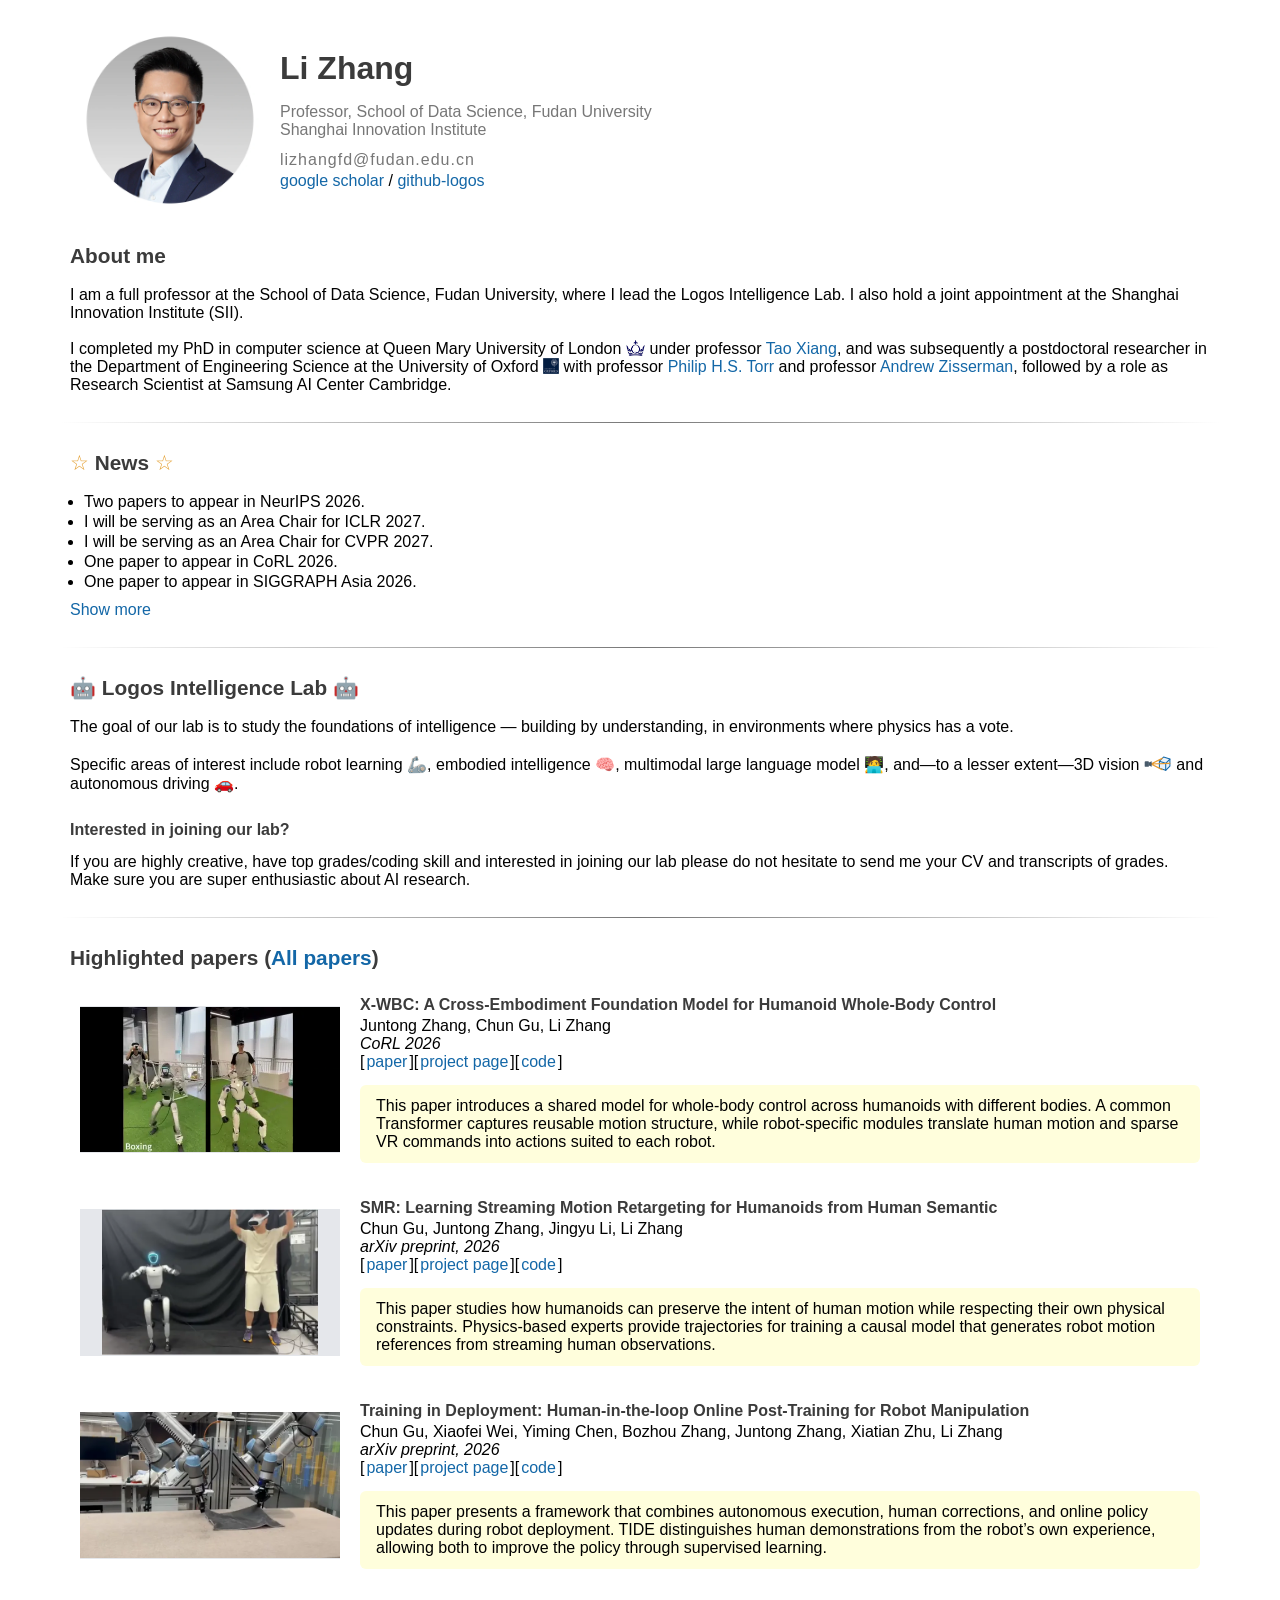
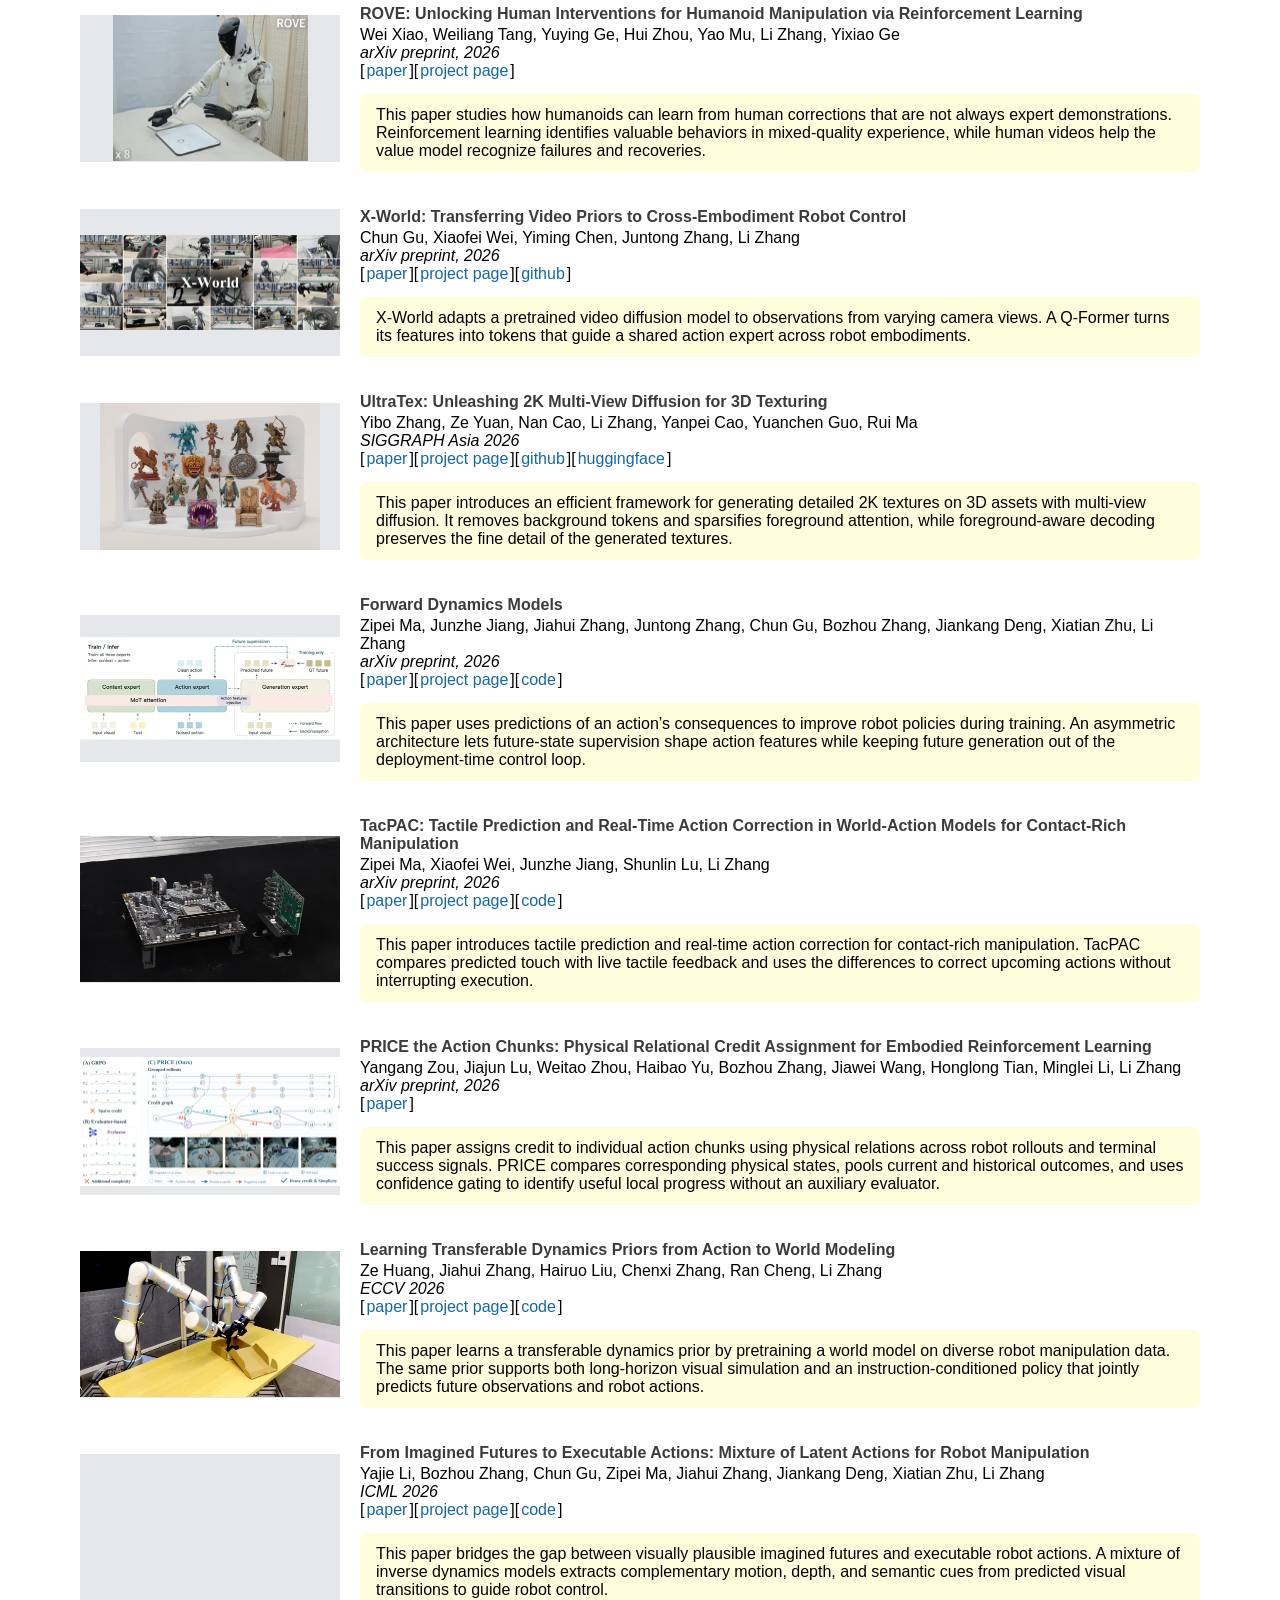
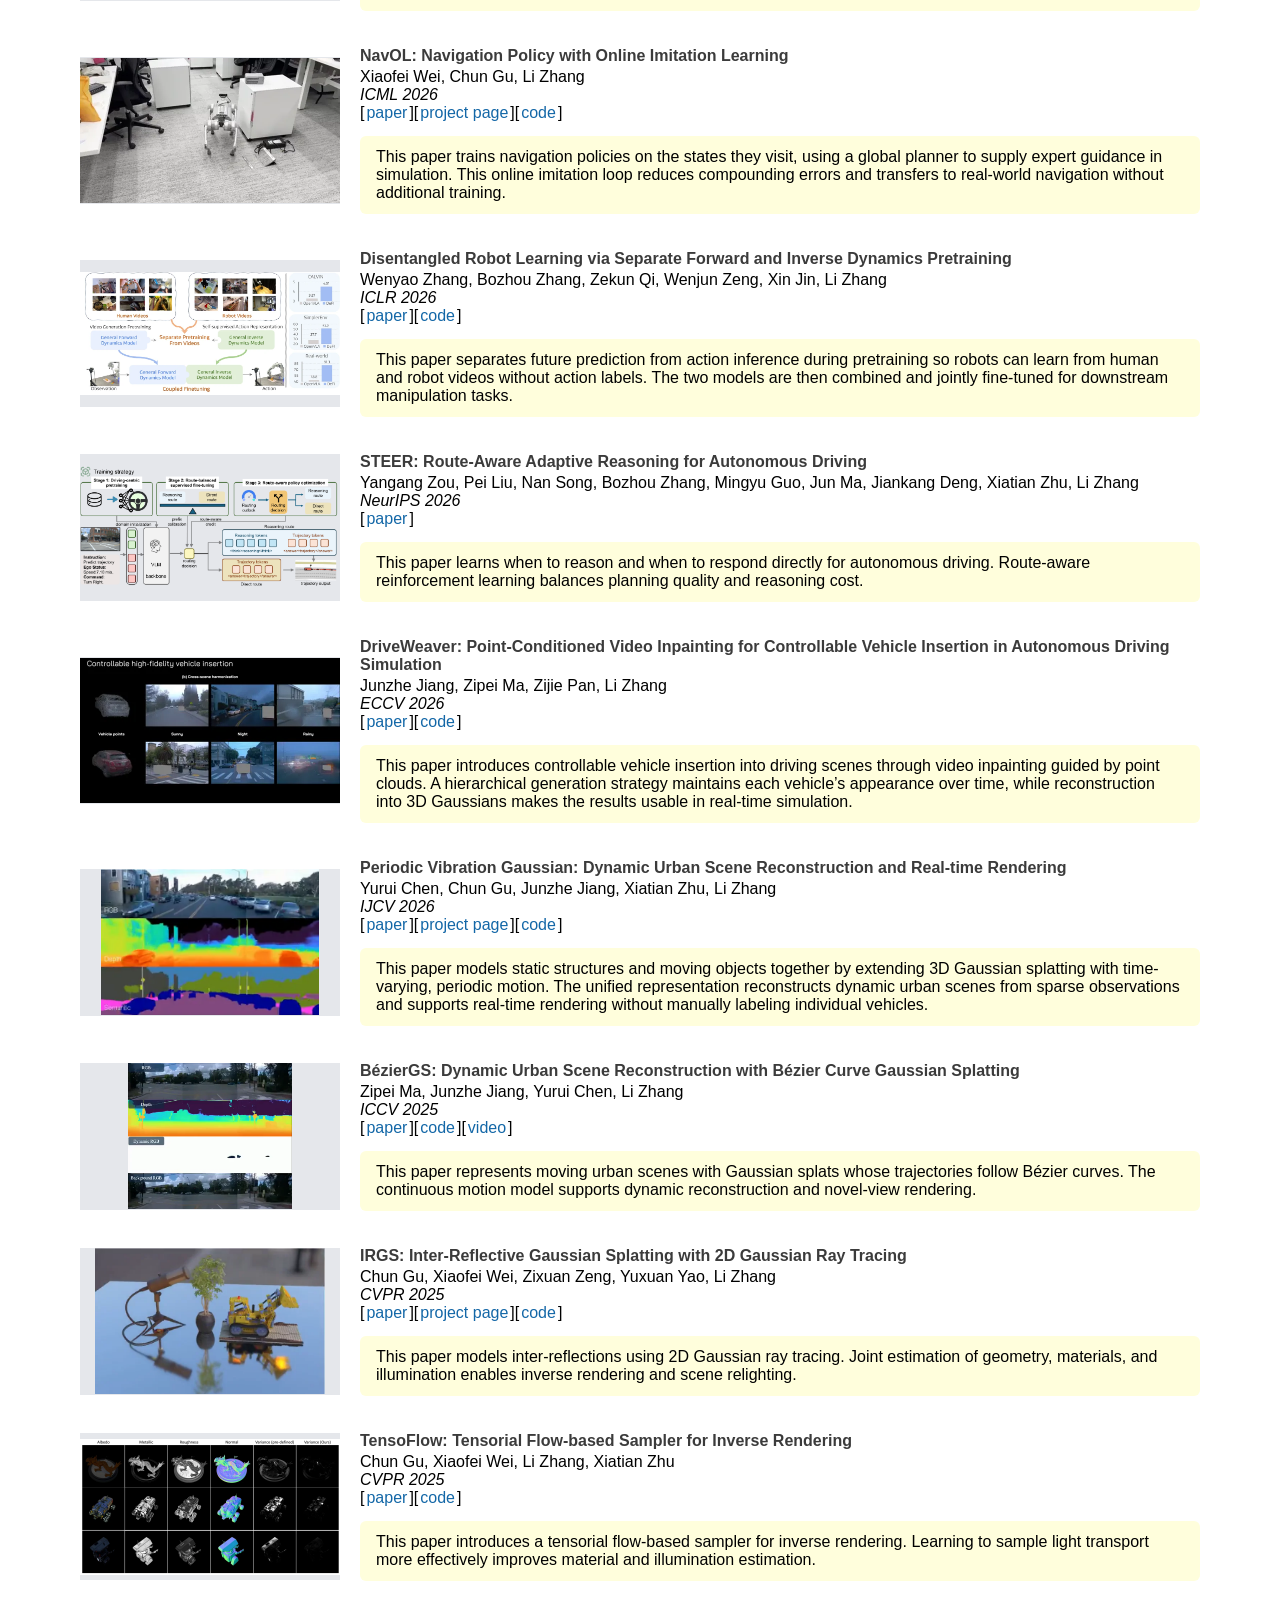
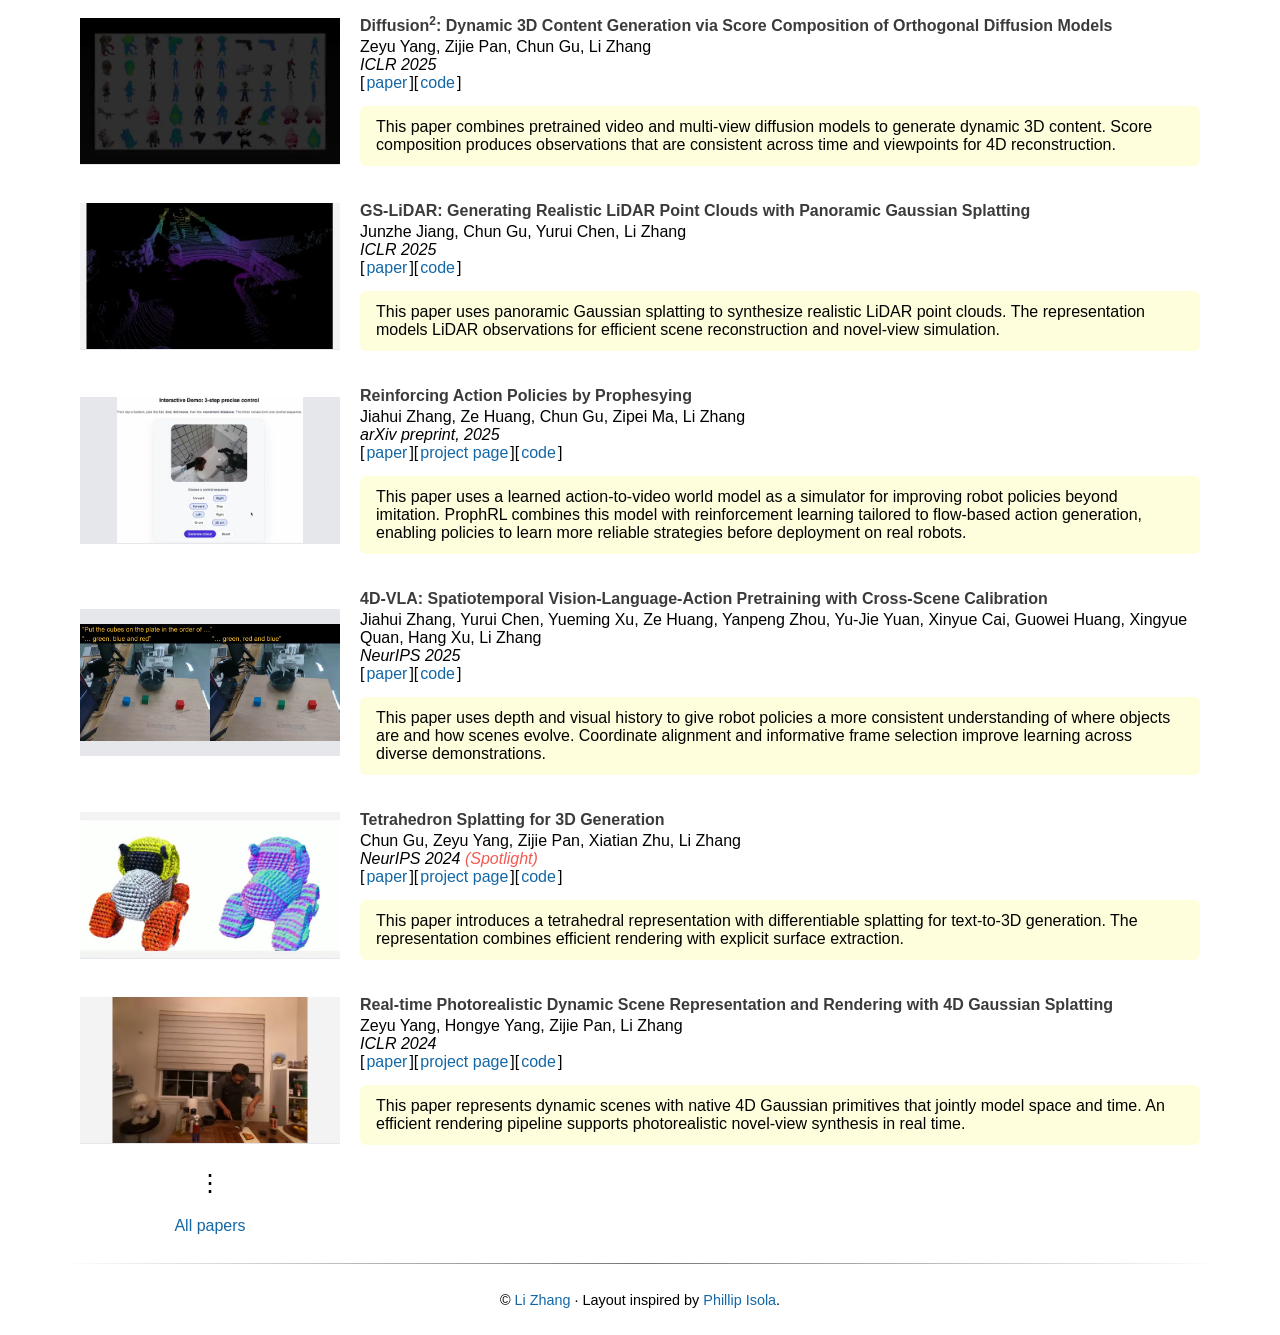
<file: index.html>
<!doctype html>
<html lang="en">
<head>
<meta charset="utf-8"> <meta http-equiv="X-UA-Compatible" content="IE=edge"> <meta name="viewport" content="width=device-width, initial-scale=1.0">
<title> Li Zhang </title>
<meta name="description" content="Li Zhang, Professor at Fudan University and Shanghai Innovation Institute. Research in robotics, physical AI, and embodied intelligence.">
<meta name="HandheldFriendly" content="True">
<meta name="MobileOptimized" content="320">
<link rel="stylesheet" href="css/bootstrap.min.css">
<link rel="stylesheet" href="css/style.css?v=lazy-media-20261123">
<link rel="shortcut icon" type="image/png" href="https://www.campaign.ox.ac.uk/image/oxford-logo.png">
<script src="js/publication-previews.js?v=visible-previews-20261123" defer></script>
</head>

<body>
<main id="home" class="container-fluid homepage">
  <header class="profile" aria-label="Li Zhang's profile">
    <span class="profile-photo">
      <img class="profile-photo-original" src="assets/li-zhang.webp" alt="Li Zhang" width="180" height="180" fetchpriority="high">
      <span class="profile-photo-hover" aria-hidden="true"></span>
    </span>
    <div class="profile-heading">
      <h1>Li Zhang</h1>
      <p class="profile-affiliation">Professor, School of Data Science, Fudan University<br>Shanghai Innovation Institute</p>
      <a class="profile-email" href="mailto:lizhangfd@fudan.edu.cn">lizhangfd@fudan.edu.cn</a>
      <nav class="profile-links" aria-label="Contact and profiles">
        <a href="https://scholar.google.com/citations?user=-wOTCE8AAAAJ&amp;hl=en" target="_blank" rel="noopener noreferrer">google scholar</a> / <a href="https://github.com/LogosIntelligenceLab" target="_blank" rel="noopener noreferrer">github-logos</a>
      </nav>
    </div>
  </header>
  <section class="about" aria-labelledby="about-heading">
    <h2 id="about-heading">About me</h2>
    <p>I am a full professor at the School of Data Science, Fudan University, where I lead the Logos Intelligence Lab. I also hold a joint appointment at the Shanghai Innovation Institute (SII).</p>
    <p>I completed my PhD in computer science at Queen Mary University of London <img class="institution-logo" src="assets/institutions/qmul-logo-cropped.svg" alt="Queen Mary University of London logo" width="19" height="16"> under professor <a href="https://scholar.google.com/citations?user=MeS5d4gAAAAJ&hl=en" target="_blank" rel="noopener noreferrer">Tao Xiang</a>, and was subsequently a postdoctoral researcher in the Department of Engineering Science at the University of Oxford <img class="institution-logo" src="assets/institutions/oxford-logo.png" alt="University of Oxford logo" width="16" height="16"> with professor <a href="https://scholar.google.com/citations?user=kPxa2w0AAAAJ&hl=en" target="_blank" rel="noopener noreferrer">Philip H.S. Torr</a> and professor <a href="https://scholar.google.com/citations?user=UZ5wscMAAAAJ&hl=en" target="_blank" rel="noopener noreferrer">Andrew Zisserman</a>, followed by a role as Research Scientist at Samsung AI Center Cambridge.</p>
  </section>
  <hr>
  <section class="news" aria-labelledby="news-heading">
    <h2 id="news-heading"><span aria-hidden="true">☆</span> News <span aria-hidden="true">☆</span></h2>
    <ul class="news-list">
      <li>Two papers to appear in NeurIPS 2026.</li>
      <li>I will be serving as an Area Chair for ICLR 2027.</li>
      <li>I will be serving as an Area Chair for CVPR 2027.</li>
      <li>One paper to appear in CoRL 2026.</li>
      <li>One paper to appear in SIGGRAPH Asia 2026.</li>
    </ul>
    <details class="news-more" id="news-more">
      <summary><span class="when-closed">Show more</span><span class="when-open">Show less</span></summary>
      <ul class="news-list">
      <li>I will be serving as a Senior Program Committee for AAAI 2027.</li>
      <li>I will be serving as an Area Chair for WACV 2026.</li>
      <li>Five papers to appear in ECCV 2026.</li>
      <li>Two papers to appear in ICML 2026.</li>
      <li>Two papers to appear in CVPR 2026.</li>
      <li>Three papers to appear in ICRA 2026.</li>
      <li>Three papers to appear in ICLR 2026.</li>
      <li>Two papers <a href="https://github.com/LogosIntelligenceLab/PVG" target="_blank" rel="noopener noreferrer">PVG</a> and <a href="https://github.com/LogosIntelligenceLab/PARTNER" target="_blank" rel="noopener noreferrer">PARTNER</a> are accepted by IJCV.</li>
      <li>I will be serving as an Area Chair for ECCV 2026.</li>
      <li>Our work <a href="https://github.com/LogosIntelligenceLab/Efficient4D" target="_blank" rel="noopener noreferrer">Efficient4D</a> is accepted by IJCV.</li>
      <li>One paper to appear in AAAI 2026.</li>
      <li>Our work <a href="https://brain-3d.github.io/" target="_blank" rel="noopener noreferrer">Brain3D</a> is accepted by IJCV.</li>
      <li>Five papers to appear in NeurIPS 2025.</li>
      <li>Our work <a href="https://github.com/LogosIntelligenceLab/RoadNet" target="_blank" rel="noopener noreferrer">RoadNetTransformer</a> is accepted by TPAMI.</li>
      <li>I will be serving as an Area Chair for CVPR 2026.</li>
      </ul>
    </details>
<!-- <li> Promoted to Full Professor in December 2024.</li>  -->
<!-- <li> One paper to appear in ACM MM 2025.</li>
<li> Two papers to appear in ICCV 2025.</li>
<li> One paper to appear in ACL 2025.</li>
<li> Our work <a href="https://github.com/LogosIntelligenceLab/DeepInteraction" target="_blank" rel="noopener noreferrer">DeepInteraction++</a> is accepted by TPAMI.
<li> Elsevier Highly Cited Chinese Researchers.</li>
<li> Our work <a href="https://arxiv.org/abs/2404.14671" target="_blank" rel="noopener noreferrer">LaneCorrect</a> is accepted by IJCV.
<li> Five papers to appear in CVPR 2025.</li>
<li> Our work <a href="https://github.com/LogosIntelligenceLab/PDS" target="_blank" rel="noopener noreferrer">PDS</a> is accepted by IJCV.
<li> I will be serving as an Area Chair for <a href="https://neurips.cc/" target="_blank" rel="noopener noreferrer">NeurIPS 2025</a>.</li>
<li> Our work on autonomous driving simulation <a href="https://logosintelligencelab.github.io/S-NeRF/" target="_blank" rel="noopener noreferrer">S-NeRF++</a> is accepted by IEEE TPAMI.</li>
<li> Four papers to appear in ICLR 2025.</li>
<li> Our work <a href="https://arxiv.org/abs/2301.13156" target="_blank" rel="noopener noreferrer">SeaFormer++</a> is accepted by IJCV.
<li> One paper to appear in ICASSP 2025.</li>
<li> Five papers (2 Spotlights and 3 Posters) to appear in NeurIPS 2024.</li>
<li> I will be serving as an Area Chair for <a href="https://cvpr.thecvf.com" target="_blank" rel="noopener noreferrer">CVPR 2025</a>.</li>  -->
<!-- <li> Three papers to appear in ECCV 2024.</li>
<li> Our work <a href="https://github.com/LogosIntelligenceLab/SETR" target="_bla nk">SETR</a> is accepted by IJCV.</li>
<li> One paper to appear in IROS 2024 as oral presentation. </li>
<li> Two papers are accepted by IEEE RAL. </li>
<li> I will be serving as an Area Chair for <a href="https://nips.cc/" target="_blank" rel="noopener noreferrer">NeurIPS 2024</a>.</li>
<li> Our work <a href="https://github.com/LogosIntelligenceLab/SOFT" target="_blank" rel="noopener noreferrer">SOFT</a> is accepted by IJCV.</li>
<li> Three papers to appear in ICLR 2024.</li>
<li> Appointed as Associate Editor (AE) for Pattern Recognition.</li>
<li> Two papers (1 Oral and 1 Poster) to appear in AAAI 2024.</li> 	 -->
<!-- <li> Two papers (1 Oral and 1 Poster) to appear in ICCV 2023.</li>
<li> I will be serving as an Area Chair for <a href="https://cvpr.thecvf.com/Conferences/2024" target="_blank" rel="noopener noreferrer">CVPR 2024</a>.</li>
<li> One paper to appear in IROS 2023.</li>
<li> One paper is accepted by Machine Vision and Applications.</li>
<li> I will be serving as an Area Chair for <a href="https://nips.cc/" target="_blank" rel="noopener noreferrer">NeurIPS 2023</a>.</li>
<li> Two papers (1 Highlight and 1 Poster) to appear in CVPR 2023.</li>
<li> Two papers to appear in ICLR 2023.</li>
<li> <font color="#FF0000">Call for papers!</font> We are orgnising a <a href="https://e2ead.github.io/2023.html" target="_blank" rel="noopener noreferrer">CVPR 2023 workshop</a> on End-to-End Autonomous Driving: Perception, Prediction, Planning and Simulation.</li>
<li> One paper (Oral) to appear in AAAI 2023.</li>
<li> I will be serving as an Area Chair for <a href="https://cvpr2023.thecvf.com" target="_blank" rel="noopener noreferrer">CVPR 2023</a>.</li>
<li> I will be talking at <a href="https://ccai.caai.cn/#guest" target="_blank" rel="noopener noreferrer">CCAI</a> 2022 and <a href="http://www.prcv.cn/web/#/home" target="_blank" rel="noopener noreferrer">PRCV</a> 2022.</li>
<li> One paper (Spotlight) to appear in NeurIPS 2022.</li>
<li> Our work <a href="https://github.com/LogosIntelligenceLab/DGMN2" target="_blank" rel="noopener noreferrer">DGMN</a> is accepted by IEEE TPAMI.</li>
<li> Four papers to appear in ECCV 2022.</li>
<li> Our DeepInteraction is ranked 1st at the <span class="distinction">nuScenes 3D detection</span> <a href="https://nuscenes.org/object-detection?externalData=all&mapData=all&modalities=Any" target="_blank" rel="noopener noreferrer">leaderboard</a>.</li>
<li> Our work SiamMask is accepted by IEEE TPAMI.</li>
<li> One paper to appear in CVPR 2022.</li>
<li> Our work <a href="https://logosintelligencelab.github.io/SETR/" target="_blank" rel="noopener noreferrer">SETR</a> is ranked second at the <a href="https://resources.paperdigest.org/2022/02/most-influential-cvpr-papers-2022-02/" target="_blank" rel="noopener noreferrer">most influential CVPR papers</a>.</li>
<li> Two papers (1 Spotlight and 1 Poster) to appear in NeurIPS 2021.</li>  -->
<!-- <li> Three papers to appear in ICCV 2021.</li>
<li> Two papers are accepted by IEEE TIP.</li>
<li> One paper is accepted by IEEE TPAMI.</li>
<li> Elected to the <span class="distinction">Shanghai Science & Technology 35 Under 35</span>.</li>
<li> Four papers to appear in CVPR 2021.</li>  -->
<!-- <li> Rank 1st on the test set of <a href="http://sceneparsing.csail.mit.edu/eval/leaderboard.php" target="_blank" rel="noopener noreferrer">MIT Scene Parsing Benchmark ADE20K</a>.</li>
<li> One paper to appear in AAAI 2021.</li>
<li> Two papers (1 Oral and 1 Poster) to appear in ACCV 2020.</li>
<li> One paper to appear in ACM MM 2020.</li>
<li> Three papers (1 Spotlight and 2 Posters) to appear in ECCV 2020.</li>
<li> Our team (SAIC, Cambridge) win 3rd (Seen) and 6th (Unseen) in <a href="https://epic-kitchens.github.io/2020-55.html#results" target="_blank" rel="noopener noreferrer">EPIC-Kitchens challenges 2020</a>.</li>
<li> Four papers (1 Oral and 3 Posters) to appear in CVPR 2020.</li>  -->
  </section>
  <hr>
  <section class="research-group" id="ResearchGroup" aria-labelledby="group-heading">
    <h2 id="group-heading"><span aria-hidden="true">🤖</span> Logos Intelligence Lab <span aria-hidden="true">🤖</span></h2>
    <p>The goal of our lab is to study the foundations of intelligence — building by understanding, in environments where physics has a vote.</p>
    <p>Specific areas of interest include <span class="interest-topic">robot learning <span aria-hidden="true">🦾</span></span>, embodied <span class="interest-topic">intelligence <span aria-hidden="true">🧠</span></span>, <span class="interest-topic">multimodal large language model <span aria-hidden="true">🧑‍💻</span></span>, and—to a lesser extent—<span class="interest-topic">3D vision <img class="interest-nerf" src="assets/nerf-rays.svg" alt="" aria-hidden="true" width="28" height="20"></span> and <span class="interest-topic">autonomous driving <span aria-hidden="true">🚗</span></span>.</p>
    <div class="join-group" aria-labelledby="join-heading">
      <h3 id="join-heading">Interested in joining our lab?</h3>
      <p>If you are highly creative, have top grades/coding skill and interested in joining our lab please do not hesitate to send me your CV and transcripts of grades.<br>
      Make sure you are super enthusiastic about AI research.</p>
    </div>
  </section>
  <hr>
  <section class="selected-publications" aria-labelledby="publications">
    <div class="section-heading">
      <h2 id="publications">Highlighted papers <span class="all-papers">(<a class="full-list-link" href="publications.html">All papers</a>)</span></h2>
    </div>
    <article class="publication" id="x-wbc">
      <a class="publication-preview" href="https://logosintelligencelab.github.io/x-wbc/" target="_blank" rel="noopener noreferrer" aria-label="View X-WBC: A Cross-Embodiment Foundation Model for Humanoid Whole-Body Control">
        <video class="publication-image" width="260" height="146" muted loop playsinline preload="none" data-poster="assets/publications/x-wbc-poster.webp" aria-label="X-WBC humanoid boxing and football demo">
          <source data-src="assets/publications/x-wbc-preview-10s.mp4" type="video/mp4">
        </video>
        <noscript><img class="publication-image" src="assets/publications/x-wbc-poster.webp" alt="" width="260" height="146" loading="lazy"></noscript>
      </a>
      <div class="publication-details">
        <h3><a href="https://logosintelligencelab.github.io/x-wbc/" target="_blank" rel="noopener noreferrer">X-WBC: A Cross-Embodiment Foundation Model for Humanoid Whole-Body Control</a></h3>
        <p class="publication-authors">Juntong Zhang, Chun Gu, Li Zhang</p>
        <p class="publication-venue">CoRL 2026</p>
        <p class="publication-links">[<a href="https://arxiv.org/abs/2609.15213" target="_blank" rel="noopener noreferrer">paper</a>][<a href="https://logosintelligencelab.github.io/x-wbc/" target="_blank" rel="noopener noreferrer">project page</a>][<a href="https://github.com/LogosIntelligenceLab/x-wbc" target="_blank" rel="noopener noreferrer">code</a>]</p>
        <p class="publication-summary">This paper introduces a shared model for whole-body control across humanoids with different bodies. A common Transformer captures reusable motion structure, while robot-specific modules translate human motion and sparse VR commands into actions suited to each robot.</p>
      </div>
    </article>
    <article class="publication" id="smr">
      <div class="publication-preview publication-video">
        <a class="publication-media-link" href="https://logosintelligencelab.github.io/SMR/" target="_blank" rel="noopener noreferrer" aria-label="View SMR: Learning Streaming Motion Retargeting for Humanoids from Human Semantic">
          <video class="publication-image" width="260" height="146" muted loop playsinline preload="none" data-poster="assets/publications/smr-poster.webp" aria-label="SMR: Learning Streaming Motion Retargeting for Humanoids from Human Semantic">
            <source data-src="assets/publications/smr-preview-9s.mp4" type="video/mp4">
          </video>
        <noscript><img class="publication-image" src="assets/publications/smr-poster.webp" alt="" width="260" height="146" loading="lazy"></noscript>
        </a>
      </div>
      <div class="publication-details">
        <h3><a href="https://logosintelligencelab.github.io/SMR/" target="_blank" rel="noopener noreferrer">SMR: Learning Streaming Motion Retargeting for Humanoids from Human Semantic</a></h3>
        <p class="publication-authors">Chun Gu, Juntong Zhang, Jingyu Li, Li Zhang</p>
        <p class="publication-venue">arXiv preprint, 2026</p>
        <p class="publication-links">[<a href="https://arxiv.org/abs/2610.29169" target="_blank" rel="noopener noreferrer">paper</a>][<a href="https://logosintelligencelab.github.io/SMR/" target="_blank" rel="noopener noreferrer">project page</a>][<a href="https://github.com/LogosIntelligenceLab/SMR" target="_blank" rel="noopener noreferrer">code</a>]</p>
        <p class="publication-summary">This paper studies how humanoids can preserve the intent of human motion while respecting their own physical constraints. Physics-based experts provide trajectories for training a causal model that generates robot motion references from streaming human observations.</p>
      </div>
    </article>
    <article class="publication" id="tide">
      <a class="publication-preview" href="https://logosintelligencelab.github.io/TIDE/" target="_blank" rel="noopener noreferrer" aria-label="View Training in Deployment: Human-in-the-loop Online Post-Training for Robot Manipulation">
        <video class="publication-image" width="260" height="146" muted loop playsinline preload="none" data-poster="assets/publications/tide-poster.webp" aria-label="TIDE — homepage towel-folding demonstration">
          <source data-src="assets/publications/tide-preview-8s.mp4" type="video/mp4">
        </video>
        <noscript><img class="publication-image" src="assets/publications/tide-poster.webp" alt="" width="260" height="146" loading="lazy"></noscript>
      </a>
      <div class="publication-details">
        <h3><a href="https://logosintelligencelab.github.io/TIDE/" target="_blank" rel="noopener noreferrer">Training in Deployment: Human-in-the-loop Online Post-Training for Robot Manipulation</a></h3>
        <p class="publication-authors">Chun Gu, Xiaofei Wei, Yiming Chen, Bozhou Zhang, Juntong Zhang, Xiatian Zhu, Li Zhang</p>
        <p class="publication-venue">arXiv preprint, 2026</p>
        <p class="publication-links">[<a href="https://logosintelligencelab.github.io/TIDE/static/papers/TIDE.pdf" target="_blank" rel="noopener noreferrer">paper</a>][<a href="https://logosintelligencelab.github.io/TIDE/" target="_blank" rel="noopener noreferrer">project page</a>][<a href="https://github.com/LogosIntelligenceLab/TIDE" target="_blank" rel="noopener noreferrer">code</a>]</p>
        <p class="publication-summary">This paper presents a framework that combines autonomous execution, human corrections, and online policy updates during robot deployment. TIDE distinguishes human demonstrations from the robot’s own experience, allowing both to improve the policy through supervised learning.</p>
      </div>
    </article>
    <article class="publication" id="rove">
      <div class="publication-preview publication-video">
        <a class="publication-media-link" href="https://xpeng-robotics.github.io/rove/" target="_blank" rel="noopener noreferrer" aria-label="View ROVE: Unlocking Human Interventions for Humanoid Manipulation via Reinforcement Learning">
          <video class="publication-image" width="260" height="146" muted loop playsinline preload="none" data-poster="assets/publications/rove-poster.webp" aria-label="ROVE: Unlocking Human Interventions for Humanoid Manipulation via Reinforcement Learning">
            <source data-src="assets/publications/rove-preview-8s.mp4" type="video/mp4">
          </video>
        <noscript><img class="publication-image" src="assets/publications/rove-poster.webp" alt="" width="260" height="146" loading="lazy"></noscript>
        </a>
      </div>
      <div class="publication-details">
        <h3><a href="https://xpeng-robotics.github.io/rove/" target="_blank" rel="noopener noreferrer">ROVE: Unlocking Human Interventions for Humanoid Manipulation via Reinforcement Learning</a></h3>
        <p class="publication-authors">Wei Xiao, Weiliang Tang, Yuying Ge, Hui Zhou, Yao Mu, Li Zhang, Yixiao Ge</p>
        <p class="publication-venue">arXiv preprint, 2026</p>
        <p class="publication-links">[<a href="https://arxiv.org/abs/2606.17011" target="_blank" rel="noopener noreferrer">paper</a>][<a href="https://xpeng-robotics.github.io/rove/" target="_blank" rel="noopener noreferrer">project page</a>]</p>
        <p class="publication-summary">This paper studies how humanoids can learn from human corrections that are not always expert demonstrations. Reinforcement learning identifies valuable behaviors in mixed-quality experience, while human videos help the value model recognize failures and recoveries.</p>
      </div>
    </article>
    <article class="publication" id="x-world">
      <a class="publication-preview" href="https://logosintelligencelab.github.io/X-World/" target="_blank" rel="noopener noreferrer" aria-label="View X-World project page"><img class="publication-image" src="assets/publications/x-world-teaser.webp" alt="X-World teaser showing manipulation tasks on two dual-arm UR5e setups and a Unitree G1 humanoid" width="1040" height="382" loading="lazy"></a>
      <div class="publication-details">
        <h3><a href="https://logosintelligencelab.github.io/X-World/" target="_blank" rel="noopener noreferrer">X-World: Transferring Video Priors to Cross-Embodiment Robot Control</a></h3>
        <p class="publication-authors">Chun Gu, Xiaofei Wei, Yiming Chen, Juntong Zhang, Li Zhang</p>
        <p class="publication-venue">arXiv preprint, 2026</p>
        <p class="publication-links">[<a href="https://arxiv.org/abs/2611.33914" target="_blank" rel="noopener noreferrer">paper</a>][<a href="https://logosintelligencelab.github.io/X-World/" target="_blank" rel="noopener noreferrer">project page</a>][<a href="https://github.com/LogosIntelligenceLab/X-World" target="_blank" rel="noopener noreferrer">github</a>]</p>
        <p class="publication-summary">X-World adapts a pretrained video diffusion model to observations from varying camera views. A Q-Former turns its features into tokens that guide a shared action expert across robot embodiments.</p>
      </div>
    </article>
    <article class="publication" id="ultratex">
      <a class="publication-preview" href="https://yiboz2001.github.io/UltraTex/" target="_blank" rel="noopener noreferrer" aria-label="View UltraTex: Unleashing 2K Multi-View Diffusion for 3D Texturing"><img class="publication-image" src="assets/publications/ultratex.webp" alt="Gallery of 3D assets textured by UltraTex" width="260" height="146" loading="lazy"></a>
      <div class="publication-details">
        <h3><a href="https://yiboz2001.github.io/UltraTex/" target="_blank" rel="noopener noreferrer">UltraTex: Unleashing 2K Multi-View Diffusion for 3D Texturing</a></h3>
        <p class="publication-authors">Yibo Zhang, Ze Yuan, Nan Cao, Li Zhang, Yanpei Cao, Yuanchen Guo, Rui Ma</p>
        <p class="publication-venue">SIGGRAPH Asia 2026</p>
        <p class="publication-links">[<a href="https://arxiv.org/abs/2609.23169" target="_blank" rel="noopener noreferrer">paper</a>][<a href="https://yiboz2001.github.io/UltraTex/" target="_blank" rel="noopener noreferrer">project page</a>][<a href="https://github.com/yiboz2001/UltraTex" target="_blank" rel="noopener noreferrer">github</a>][<a href="https://huggingface.co/datasets/YiboZhang2001/G-buffer-TexVerse" target="_blank" rel="noopener noreferrer">huggingface</a>]</p>
        <p class="publication-summary">This paper introduces an efficient framework for generating detailed 2K textures on 3D assets with multi-view diffusion. It removes background tokens and sparsifies foreground attention, while foreground-aware decoding preserves the fine detail of the generated textures.</p>
      </div>
    </article>
    <article class="publication" id="fdm">
      <a class="publication-preview" href="https://logosintelligencelab.github.io/FDM/#pipeline-detail" target="_blank" rel="noopener noreferrer" aria-label="View FDM pipeline animation and four-policy drawer-packing comparison">
        <video class="publication-image" width="1280" height="720" muted loop playsinline preload="none" data-poster="assets/publications/fdm-poster.webp" aria-label="Animated FDM MoT pipeline followed by drawer packing comparison: FDM w/ VLM (Ours), FDM w/ VGM (Ours), pi 0.5, and FastWAM-Joint">
          <source data-src="assets/publications/fdm-overview-comparison.mp4" type="video/mp4">
        </video>
        <noscript><img class="publication-image" src="assets/publications/fdm-poster.webp" alt="" width="1280" height="720" loading="lazy"></noscript>
      </a>
      <div class="publication-details">
        <h3><a href="https://logosintelligencelab.github.io/FDM/" target="_blank" rel="noopener noreferrer">Forward Dynamics Models</a></h3>
        <p class="publication-authors">Zipei Ma, Junzhe Jiang, Jiahui Zhang, Juntong Zhang, Chun Gu, Bozhou Zhang, Jiankang Deng, Xiatian Zhu, Li Zhang</p>
        <p class="publication-venue">arXiv preprint, 2026</p>
        <p class="publication-links">[<a href="https://arxiv.org/abs/2610.13117" target="_blank" rel="noopener noreferrer">paper</a>][<a href="https://logosintelligencelab.github.io/FDM/" target="_blank" rel="noopener noreferrer">project page</a>][<a href="https://github.com/LogosIntelligenceLab/FDM" target="_blank" rel="noopener noreferrer">code</a>]</p>
        <p class="publication-summary">This paper uses predictions of an action’s consequences to improve robot policies during training. An asymmetric architecture lets future-state supervision shape action features while keeping future generation out of the deployment-time control loop.</p>
      </div>
    </article>
    <article class="publication" id="tacpac">
      <div class="publication-preview publication-video">
        <a class="publication-media-link" href="https://logosintelligencelab.github.io/TacPAC/" target="_blank" rel="noopener noreferrer" aria-label="View TacPAC: Tactile Prediction and Real-Time Action Correction in World-Action Models for Contact-Rich Manipulation">
          <video class="publication-image" width="260" height="146" muted loop playsinline preload="none" data-poster="assets/publications/tacpac-poster.webp" aria-label="TacPAC — complete expansion-card insertion task, from grasping to insertion and release">
            <source data-src="assets/publications/tacpac-complete-task.mp4" type="video/mp4">
          </video>
          <noscript><img class="publication-image" src="assets/publications/tacpac-poster.webp" alt="" width="260" height="146" loading="lazy"></noscript>
        </a>
      </div>
      <div class="publication-details">
        <h3><a href="https://logosintelligencelab.github.io/TacPAC/" target="_blank" rel="noopener noreferrer">TacPAC: Tactile Prediction and Real-Time Action Correction in World-Action Models for Contact-Rich Manipulation</a></h3>
        <p class="publication-authors">Zipei Ma, Xiaofei Wei, Junzhe Jiang, Shunlin Lu, Li Zhang</p>
        <p class="publication-venue">arXiv preprint, 2026</p>
        <p class="publication-links">[<a href="https://arxiv.org/abs/2609.05266" target="_blank" rel="noopener noreferrer">paper</a>][<a href="https://logosintelligencelab.github.io/TacPAC/" target="_blank" rel="noopener noreferrer">project page</a>][<a href="https://github.com/LogosIntelligenceLab/TacPAC" target="_blank" rel="noopener noreferrer">code</a>]</p>
        <p class="publication-summary">This paper introduces tactile prediction and real-time action correction for contact-rich manipulation. TacPAC compares predicted touch with live tactile feedback and uses the differences to correct upcoming actions without interrupting execution.</p>
      </div>
    </article>
    <article class="publication" id="price">
      <a class="publication-preview" href="https://arxiv.org/abs/2609.38890" target="_blank" rel="noopener noreferrer" aria-label="View PRICE the Action Chunks: Physical Relational Credit Assignment for Embodied Reinforcement Learning"><img class="publication-image" src="assets/publications/price-figure1.webp" alt="PRICE Figure 1: assigning local action-chunk credit by comparing physically corresponding states across robot rollouts" width="1040" height="517" loading="lazy"></a>
      <div class="publication-details">
        <h3><a href="https://arxiv.org/abs/2609.38890" target="_blank" rel="noopener noreferrer">PRICE the Action Chunks: Physical Relational Credit Assignment for Embodied Reinforcement Learning</a></h3>
        <p class="publication-authors">Yangang Zou, Jiajun Lu, Weitao Zhou, Haibao Yu, Bozhou Zhang, Jiawei Wang, Honglong Tian, Minglei Li, Li Zhang</p>
        <p class="publication-venue">arXiv preprint, 2026</p>
        <p class="publication-links">[<a href="https://arxiv.org/abs/2609.38890" target="_blank" rel="noopener noreferrer">paper</a>]</p>
        <p class="publication-summary">This paper assigns credit to individual action chunks using physical relations across robot rollouts and terminal success signals. PRICE compares corresponding physical states, pools current and historical outcomes, and uses confidence gating to identify useful local progress without an auxiliary evaluator.</p>
      </div>
    </article>
    <article class="publication" id="a2world">
      <a class="publication-preview" href="https://logosintelligencelab.github.io/A2World/" target="_blank" rel="noopener noreferrer" aria-label="View Learning Transferable Dynamics Priors from Action to World Modeling">
        <video class="publication-image" width="260" height="146" muted loop playsinline preload="none" data-poster="assets/publications/a2world-chain-poster.webp" aria-label="A2World — Put chain in the box, real-world execution">
          <source data-src="assets/publications/a2world-chain-preview-8s.mp4" type="video/mp4">
        </video>
        <noscript><img class="publication-image" src="assets/publications/a2world-chain-poster.webp" alt="" width="260" height="146" loading="lazy"></noscript>
      </a>
      <div class="publication-details">
        <h3><a href="https://logosintelligencelab.github.io/A2World/" target="_blank" rel="noopener noreferrer">Learning Transferable Dynamics Priors from Action to World Modeling</a></h3>
        <p class="publication-authors">Ze Huang, Jiahui Zhang, Hairuo Liu, Chenxi Zhang, Ran Cheng, Li Zhang</p>
        <p class="publication-venue">ECCV 2026</p>
        <p class="publication-links">[<a href="https://arxiv.org/abs/2606.29501" target="_blank" rel="noopener noreferrer">paper</a>][<a href="https://logosintelligencelab.github.io/A2World/" target="_blank" rel="noopener noreferrer">project page</a>][<a href="https://github.com/LogosIntelligenceLab/A2World" target="_blank" rel="noopener noreferrer">code</a>]</p>
        <p class="publication-summary">This paper learns a transferable dynamics prior by pretraining a world model on diverse robot manipulation data. The same prior supports both long-horizon visual simulation and an instruction-conditioned policy that jointly predicts future observations and robot actions.</p>
      </div>
    </article>
    <article class="publication" id="mola">
      <div class="publication-preview publication-video">
        <a class="publication-media-link" href="https://logosintelligencelab.github.io/MoLA/" target="_blank" rel="noopener noreferrer" aria-label="View From Imagined Futures to Executable Actions: Mixture of Latent Actions for Robot Manipulation">
          <video class="publication-image" width="260" height="146" muted loop playsinline preload="none" aria-label="MoLA — real-world UR5e manipulation demo">
            <source data-src="assets/publications/mola-demo-5s.mp4" type="video/mp4">
          </video>
        </a>
      </div>
      <div class="publication-details">
        <h3><a href="https://logosintelligencelab.github.io/MoLA/" target="_blank" rel="noopener noreferrer">From Imagined Futures to Executable Actions: Mixture of Latent Actions for Robot Manipulation</a></h3>
        <p class="publication-authors">Yajie Li, Bozhou Zhang, Chun Gu, Zipei Ma, Jiahui Zhang, Jiankang Deng, Xiatian Zhu, Li Zhang</p>
        <p class="publication-venue">ICML 2026</p>
        <p class="publication-links">[<a href="https://arxiv.org/abs/2605.12167" target="_blank" rel="noopener noreferrer">paper</a>][<a href="https://logosintelligencelab.github.io/MoLA/" target="_blank" rel="noopener noreferrer">project page</a>][<a href="https://github.com/LogosIntelligenceLab/MoLA" target="_blank" rel="noopener noreferrer">code</a>]</p>
        <p class="publication-summary">This paper bridges the gap between visually plausible imagined futures and executable robot actions. A mixture of inverse dynamics models extracts complementary motion, depth, and semantic cues from predicted visual transitions to guide robot control.</p>
      </div>
    </article>
    <article class="publication" id="navol">
      <a class="publication-preview" href="https://logosintelligencelab.github.io/NavOL/" target="_blank" rel="noopener noreferrer" aria-label="View NavOL: Navigation Policy with Online Imitation Learning">
        <video class="publication-image" width="260" height="146" muted loop playsinline preload="none" data-poster="assets/publications/navol-poster.webp" aria-label="NavOL: Navigation Policy with Online Imitation Learning — demo">
          <source data-src="assets/publications/navol-preview-8s.mp4" type="video/mp4">
        </video>
        <noscript><img class="publication-image" src="assets/publications/navol-poster.webp" alt="" width="260" height="146" loading="lazy"></noscript>
      </a>
      <div class="publication-details">
        <h3><a href="https://logosintelligencelab.github.io/NavOL/" target="_blank" rel="noopener noreferrer">NavOL: Navigation Policy with Online Imitation Learning</a></h3>
        <p class="publication-authors">Xiaofei Wei, Chun Gu, Li Zhang</p>
        <p class="publication-venue">ICML 2026</p>
        <p class="publication-links">[<a href="https://arxiv.org/abs/2605.11762" target="_blank" rel="noopener noreferrer">paper</a>][<a href="https://logosintelligencelab.github.io/NavOL/" target="_blank" rel="noopener noreferrer">project page</a>][<a href="https://github.com/WAboutMe/NavOL" target="_blank" rel="noopener noreferrer">code</a>]</p>
        <p class="publication-summary">This paper trains navigation policies on the states they visit, using a global planner to supply expert guidance in simulation. This online imitation loop reduces compounding errors and transfers to real-world navigation without additional training.</p>
      </div>
    </article>
    <article class="publication" id="defi">
      <a class="publication-preview" href="https://github.com/LogosIntelligenceLab/DeFi" target="_blank" rel="noopener noreferrer" aria-label="View Disentangled Robot Learning via Separate Forward and Inverse Dynamics Pretraining"><img class="publication-image" src="assets/publications/defi.webp" alt="Disentangled Robot Learning via Separate Forward and Inverse Dynamics Pretraining — project preview" width="260" height="146" loading="lazy"></a>
      <div class="publication-details">
        <h3><a href="https://github.com/LogosIntelligenceLab/DeFi" target="_blank" rel="noopener noreferrer">Disentangled Robot Learning via Separate Forward and Inverse Dynamics Pretraining</a></h3>
        <p class="publication-authors">Wenyao Zhang, Bozhou Zhang, Zekun Qi, Wenjun Zeng, Xin Jin, Li Zhang</p>
        <p class="publication-venue">ICLR 2026</p>
        <p class="publication-links">[<a href="https://arxiv.org/abs/2604.16391" target="_blank" rel="noopener noreferrer">paper</a>][<a href="https://github.com/LogosIntelligenceLab/DeFi" target="_blank" rel="noopener noreferrer">code</a>]</p>
        <p class="publication-summary">This paper separates future prediction from action inference during pretraining so robots can learn from human and robot videos without action labels. The two models are then combined and jointly fine-tuned for downstream manipulation tasks.</p>
      </div>
    </article>
    <article class="publication" id="steer">
      <a class="publication-preview" href="assets/publications/steer-figure1.png" target="_blank" rel="noopener noreferrer" aria-label="View STEER: Route-Aware Adaptive Reasoning for Autonomous Driving"><img class="publication-image" src="assets/publications/steer-figure1.png" alt="STEER Figure 1 — framework overview" width="260" height="146" loading="lazy"></a>
      <div class="publication-details">
        <h3><a href="https://arxiv.org/abs/2611.00718" target="_blank" rel="noopener noreferrer">STEER: Route-Aware Adaptive Reasoning for Autonomous Driving</a></h3>
        <p class="publication-authors">Yangang Zou, Pei Liu, Nan Song, Bozhou Zhang, Mingyu Guo, Jun Ma, Jiankang Deng, Xiatian Zhu, Li Zhang</p>
        <p class="publication-venue">NeurIPS 2026</p>
        <p class="publication-links">[<a href="https://arxiv.org/abs/2611.00718" rel="noopener noreferrer" target="_blank">paper</a>]</p>
        <p class="publication-summary">This paper learns when to reason and when to respond directly for autonomous driving. Route-aware reinforcement learning balances planning quality and reasoning cost.</p>
      </div>
    </article>
    <article class="publication" id="driveweaver">
      <div class="publication-preview publication-video">
        <a class="publication-media-link" href="https://github.com/LogosIntelligenceLab/DriveWeaver" target="_blank" rel="noopener noreferrer" aria-label="View DriveWeaver: Point-Conditioned Video Inpainting for Controllable Vehicle Insertion in Autonomous Driving Simulation">
          <video class="publication-image" width="260" height="146" muted loop playsinline preload="none" data-poster="assets/publications/driveweaver-poster.webp" aria-label="DriveWeaver: vehicle insertion in sunny, nighttime, and rainy scenes">
            <source data-src="assets/publications/driveweaver-preview.mp4" type="video/mp4">
          </video>
          <noscript><img class="publication-image" src="assets/publications/driveweaver-poster.webp" alt="" width="260" height="146" loading="lazy"></noscript>
        </a>
      </div>
      <div class="publication-details">
        <h3><a href="https://github.com/LogosIntelligenceLab/DriveWeaver" target="_blank" rel="noopener noreferrer">DriveWeaver: Point-Conditioned Video Inpainting for Controllable Vehicle Insertion in Autonomous Driving Simulation</a></h3>
        <p class="publication-authors">Junzhe Jiang, Zipei Ma, Zijie Pan, Li Zhang</p>
        <p class="publication-venue">ECCV 2026</p>
        <p class="publication-links">[<a href="https://arxiv.org/abs/2606.31918" target="_blank" rel="noopener noreferrer">paper</a>][<a href="https://github.com/LogosIntelligenceLab/DriveWeaver" target="_blank" rel="noopener noreferrer">code</a>]</p>
        <p class="publication-summary">This paper introduces controllable vehicle insertion into driving scenes through video inpainting guided by point clouds. A hierarchical generation strategy maintains each vehicle’s appearance over time, while reconstruction into 3D Gaussians makes the results usable in real-time simulation.</p>
      </div>
    </article>
    <article class="publication" id="pvg">
      <div class="publication-preview publication-video">
        <a class="publication-media-link" href="https://logosintelligencelab.github.io/PVG/" target="_blank" rel="noopener noreferrer" aria-label="View Periodic Vibration Gaussian: Dynamic Urban Scene Reconstruction and Real-time Rendering">
          <video class="publication-image" width="260" height="146" muted loop playsinline preload="none" data-poster="assets/publications/pvg-poster.webp" aria-label="Periodic Vibration Gaussian: Dynamic Urban Scene Reconstruction and Real-time Rendering">
            <source data-src="assets/publications/pvg-preview-4s.mp4" type="video/mp4">
          </video>
        <noscript><img class="publication-image" src="assets/publications/pvg-poster.webp" alt="" width="260" height="146" loading="lazy"></noscript>
        </a>
      </div>
      <div class="publication-details">
        <h3><a href="https://logosintelligencelab.github.io/PVG/" target="_blank" rel="noopener noreferrer">Periodic Vibration Gaussian: Dynamic Urban Scene Reconstruction and Real-time Rendering</a></h3>
        <p class="publication-authors">Yurui Chen, Chun Gu, Junzhe Jiang, Xiatian Zhu, Li Zhang</p>
        <p class="publication-venue">IJCV 2026</p>
        <p class="publication-links">[<a href="https://arxiv.org/abs/2311.18561" target="_blank" rel="noopener noreferrer">paper</a>][<a href="https://logosintelligencelab.github.io/PVG/" target="_blank" rel="noopener noreferrer">project page</a>][<a href="https://github.com/LogosIntelligenceLab/PVG" target="_blank" rel="noopener noreferrer">code</a>]</p>
        <p class="publication-summary">This paper models static structures and moving objects together by extending 3D Gaussian splatting with time-varying, periodic motion. The unified representation reconstructs dynamic urban scenes from sparse observations and supports real-time rendering without manually labeling individual vehicles.</p>
      </div>
    </article>
    <article class="publication" id="beziergs">
      <a class="publication-preview" href="assets/publications/beziergs-separation-clean.mp4" aria-label="View BézierGS demo">
        <video class="publication-image" width="260" height="146" muted loop playsinline preload="none" data-poster="assets/publications/beziergs-separation-clean-poster.webp" aria-label="BézierGS — RGB, depth, dynamic RGB and background RGB decomposition">
          <source data-src="assets/publications/beziergs-separation-clean.mp4" type="video/mp4">
        </video>
        <noscript><img class="publication-image" src="assets/publications/beziergs-separation-clean-poster.webp" alt="" width="260" height="146" loading="lazy"></noscript>
      </a>
      <div class="publication-details">
        <h3><a href="https://arxiv.org/abs/2506.22099" target="_blank" rel="noopener noreferrer">BézierGS: Dynamic Urban Scene Reconstruction with Bézier Curve Gaussian Splatting</a></h3>
        <p class="publication-authors">Zipei Ma, Junzhe Jiang, Yurui Chen, Li Zhang</p>
        <p class="publication-venue">ICCV 2025</p>
        <p class="publication-links">[<a href="https://arxiv.org/abs/2506.22099" rel="noopener noreferrer" target="_blank">paper</a>][<a href="https://github.com/LogosIntelligenceLab/BezierGS" rel="noopener noreferrer" target="_blank">code</a>][<a href="assets/publications/beziergs-separation-clean.mp4" target="_blank" rel="noopener noreferrer">video</a>]</p>
        <p class="publication-summary">This paper represents moving urban scenes with Gaussian splats whose trajectories follow Bézier curves. The continuous motion model supports dynamic reconstruction and novel-view rendering.</p>
      </div>
    </article>
    <article class="publication" id="irgs">
      <a class="publication-preview" href="https://logosintelligencelab.github.io/IRGS/" target="_blank" rel="noopener noreferrer" aria-label="View IRGS: Inter-Reflective Gaussian Splatting with 2D Gaussian Ray Tracing">
        <video class="publication-image" width="260" height="146" muted loop playsinline preload="none" data-poster="assets/publications/irgs-left-poster.webp" aria-label="IRGS: Inter-Reflective Gaussian Splatting with 2D Gaussian Ray Tracing — overview">
          <source data-src="assets/publications/irgs-left-preview.mp4" type="video/mp4">
        </video>
        <noscript><img class="publication-image" src="assets/publications/irgs-left-poster.webp" alt="" width="260" height="146" loading="lazy"></noscript>
      </a>
      <div class="publication-details">
        <h3><a href="https://logosintelligencelab.github.io/IRGS/" target="_blank" rel="noopener noreferrer">IRGS: Inter-Reflective Gaussian Splatting with 2D Gaussian Ray Tracing</a></h3>
        <p class="publication-authors">Chun Gu, Xiaofei Wei, Zixuan Zeng, Yuxuan Yao, Li Zhang</p>
        <p class="publication-venue">CVPR 2025</p>
        <p class="publication-links">[<a href="https://arxiv.org/abs/2412.15867" rel="noopener noreferrer" target="_blank">paper</a>][<a href="https://logosintelligencelab.github.io/IRGS/" rel="noopener noreferrer" target="_blank">project page</a>][<a href="https://github.com/LogosIntelligenceLab/IRGS" rel="noopener noreferrer" target="_blank">code</a>]</p>
        <p class="publication-summary">This paper models inter-reflections using 2D Gaussian ray tracing. Joint estimation of geometry, materials, and illumination enables inverse rendering and scene relighting.</p>
      </div>
    </article>
    <article class="publication" id="tensoflow">
      <a class="publication-preview" href="https://arxiv.org/abs/2503.18328" target="_blank" rel="noopener noreferrer" aria-label="View TensoFlow: Tensorial Flow-based Sampler for Inverse Rendering"><img class="publication-image" src="assets/publications/tensoflow-rendering.webp" alt="TensoFlow — rendered material, geometry and sampling variance results" width="260" height="146" loading="lazy"></a>
      <div class="publication-details">
        <h3><a href="https://arxiv.org/abs/2503.18328" target="_blank" rel="noopener noreferrer">TensoFlow: Tensorial Flow-based Sampler for Inverse Rendering</a></h3>
        <p class="publication-authors">Chun Gu, Xiaofei Wei, Li Zhang, Xiatian Zhu</p>
        <p class="publication-venue">CVPR 2025</p>
        <p class="publication-links">[<a href="https://arxiv.org/abs/2503.18328" rel="noopener noreferrer" target="_blank">paper</a>][<a href="https://github.com/LogosIntelligenceLab/tensoflow" rel="noopener noreferrer" target="_blank">code</a>]</p>
        <p class="publication-summary">This paper introduces a tensorial flow-based sampler for inverse rendering. Learning to sample light transport more effectively improves material and illumination estimation.</p>
      </div>
    </article>
    <article class="publication" id="diffusion2">
      <a class="publication-preview" href="https://arxiv.org/abs/2404.02148" target="_blank" rel="noopener noreferrer" aria-label="View Diffusion2: Dynamic 3D Content Generation via Score Composition of Orthogonal Diffusion Models">
        <video class="publication-image" width="260" height="146" muted loop playsinline preload="none" data-poster="assets/publications/diffusion2-poster.webp" aria-label="Diffusion2: Dynamic 3D Content Generation via Score Composition of Orthogonal Diffusion Models — overview">
          <source data-src="assets/publications/diffusion2-preview.mp4" type="video/mp4">
        </video>
        <noscript><img class="publication-image" src="assets/publications/diffusion2-poster.webp" alt="" width="260" height="146" loading="lazy"></noscript>
      </a>
      <div class="publication-details">
        <h3><a href="https://arxiv.org/abs/2404.02148" target="_blank" rel="noopener noreferrer">Diffusion<sup>2</sup>: Dynamic 3D Content Generation via Score Composition of Orthogonal Diffusion Models</a></h3>
        <p class="publication-authors">Zeyu Yang, Zijie Pan, Chun Gu, Li Zhang</p>
        <p class="publication-venue">ICLR 2025</p>
        <p class="publication-links">[<a href="https://arxiv.org/abs/2404.02148" rel="noopener noreferrer" target="_blank">paper</a>][<a href="https://github.com/LogosIntelligenceLab/diffusion-square" rel="noopener noreferrer" target="_blank">code</a>]</p>
        <p class="publication-summary">This paper combines pretrained video and multi-view diffusion models to generate dynamic 3D content. Score composition produces observations that are consistent across time and viewpoints for 4D reconstruction.</p>
      </div>
    </article>
    <article class="publication" id="gs-lidar">
      <a class="publication-preview" href="https://arxiv.org/abs/2501.13971" target="_blank" rel="noopener noreferrer" aria-label="View GS-LiDAR: Generating Realistic LiDAR Point Clouds with Panoramic Gaussian Splatting">
        <video class="publication-image" width="260" height="146" muted loop playsinline preload="none" data-poster="assets/publications/gs-lidar-poster.webp" aria-label="GS-LiDAR: Generating Realistic LiDAR Point Clouds with Panoramic Gaussian Splatting — overview">
          <source data-src="assets/publications/gs-lidar-preview.mp4" type="video/mp4">
        </video>
        <noscript><img class="publication-image" src="assets/publications/gs-lidar-poster.webp" alt="" width="260" height="146" loading="lazy"></noscript>
      </a>
      <div class="publication-details">
        <h3><a href="https://arxiv.org/abs/2501.13971" target="_blank" rel="noopener noreferrer">GS-LiDAR: Generating Realistic LiDAR Point Clouds with Panoramic Gaussian Splatting</a></h3>
        <p class="publication-authors">Junzhe Jiang, Chun Gu, Yurui Chen, Li Zhang</p>
        <p class="publication-venue">ICLR 2025</p>
        <p class="publication-links">[<a href="https://arxiv.org/abs/2501.13971" rel="noopener noreferrer" target="_blank">paper</a>][<a href="https://github.com/LogosIntelligenceLab/GS-LiDAR" rel="noopener noreferrer" target="_blank">code</a>]</p>
        <p class="publication-summary">This paper uses panoramic Gaussian splatting to synthesize realistic LiDAR point clouds. The representation models LiDAR observations for efficient scene reconstruction and novel-view simulation.</p>
      </div>
    </article>
    <article class="publication" id="prophrl">
      <a class="publication-preview" href="https://logosintelligencelab.github.io/ProphRL/" target="_blank" rel="noopener noreferrer" aria-label="View Reinforcing Action Policies by Prophesying">
        <video class="publication-image" width="260" height="146" muted loop playsinline preload="none" data-poster="assets/publications/prophrl-control-poster.webp" aria-label="ProphRL — interactive demo: 3-step precise control">
          <source data-src="assets/publications/prophrl-control-preview-10s.mp4" type="video/mp4">
        </video>
        <noscript><img class="publication-image" src="assets/publications/prophrl-control-poster.webp" alt="" width="260" height="146" loading="lazy"></noscript>
      </a>
      <div class="publication-details">
        <h3><a href="https://logosintelligencelab.github.io/ProphRL/" target="_blank" rel="noopener noreferrer">Reinforcing Action Policies by Prophesying</a></h3>
        <p class="publication-authors">Jiahui Zhang, Ze Huang, Chun Gu, Zipei Ma, Li Zhang</p>
        <p class="publication-venue">arXiv preprint, 2025</p>
        <p class="publication-links">[<a href="https://arxiv.org/abs/2511.20633" target="_blank" rel="noopener noreferrer">paper</a>][<a href="https://logosintelligencelab.github.io/ProphRL/" target="_blank" rel="noopener noreferrer">project page</a>][<a href="https://github.com/LogosIntelligenceLab/ProphRL" target="_blank" rel="noopener noreferrer">code</a>]</p>
        <p class="publication-summary">This paper uses a learned action-to-video world model as a simulator for improving robot policies beyond imitation. ProphRL combines this model with reinforcement learning tailored to flow-based action generation, enabling policies to learn more reliable strategies before deployment on real robots.</p>
      </div>
    </article>
    <article class="publication" id="4dvla">
      <a class="publication-preview" href="https://github.com/LogosIntelligenceLab/4D-VLA" target="_blank" rel="noopener noreferrer" aria-label="View 4D-VLA: Spatiotemporal Vision-Language-Action Pretraining with Cross-Scene Calibration">
        <video class="publication-image" width="260" height="146" muted loop playsinline preload="none" data-poster="assets/publications/4dvla-cube-order-poster.webp" aria-label="4D-VLA — instruction following: green-blue-red and green-red-blue cube sequences">
          <source data-src="assets/publications/4dvla-cube-order-comparison.mp4" type="video/mp4">
        </video>
        <noscript><img class="publication-image" src="assets/publications/4dvla-cube-order-poster.webp" alt="" width="260" height="146" loading="lazy"></noscript>
      </a>
      <div class="publication-details">
        <h3><a href="https://github.com/LogosIntelligenceLab/4D-VLA" target="_blank" rel="noopener noreferrer">4D-VLA: Spatiotemporal Vision-Language-Action Pretraining with Cross-Scene Calibration</a></h3>
        <p class="publication-authors">Jiahui Zhang, Yurui Chen, Yueming Xu, Ze Huang, Yanpeng Zhou, Yu-Jie Yuan, Xinyue Cai, Guowei Huang, Xingyue Quan, Hang Xu, Li Zhang</p>
        <p class="publication-venue">NeurIPS 2025</p>
        <p class="publication-links">[<a href="https://arxiv.org/abs/2506.22242" target="_blank" rel="noopener noreferrer">paper</a>][<a href="https://github.com/LogosIntelligenceLab/4D-VLA" target="_blank" rel="noopener noreferrer">code</a>]</p>
        <p class="publication-summary">This paper uses depth and visual history to give robot policies a more consistent understanding of where objects are and how scenes evolve. Coordinate alignment and informative frame selection improve learning across diverse demonstrations.</p>
      </div>
    </article>
    <article class="publication" id="tetrahedron-splatting">
      <a class="publication-preview" href="https://logosintelligencelab.github.io/tet-splatting/" target="_blank" rel="noopener noreferrer" aria-label="View Tetrahedron Splatting for 3D Generation">
        <video class="publication-image" width="260" height="146" muted loop playsinline preload="none" data-poster="assets/publications/tetrahedron-splatting-poster.webp" aria-label="Tetrahedron Splatting for 3D Generation — overview">
          <source data-src="assets/publications/tetrahedron-splatting-preview.mp4" type="video/mp4">
        </video>
        <noscript><img class="publication-image" src="assets/publications/tetrahedron-splatting-poster.webp" alt="" width="260" height="146" loading="lazy"></noscript>
      </a>
      <div class="publication-details">
        <h3><a href="https://logosintelligencelab.github.io/tet-splatting/" target="_blank" rel="noopener noreferrer">Tetrahedron Splatting for 3D Generation</a></h3>
        <p class="publication-authors">Chun Gu, Zeyu Yang, Zijie Pan, Xiatian Zhu, Li Zhang</p>
        <p class="publication-venue">NeurIPS 2024 <span class="distinction">(Spotlight)</span></p>
        <p class="publication-links">[<a href="https://arxiv.org/abs/2406.01579" rel="noopener noreferrer" target="_blank">paper</a>][<a href="https://logosintelligencelab.github.io/tet-splatting/" rel="noopener noreferrer" target="_blank">project page</a>][<a href="https://github.com/LogosIntelligenceLab/tet-splatting" rel="noopener noreferrer" target="_blank">code</a>]</p>
        <p class="publication-summary">This paper introduces a tetrahedral representation with differentiable splatting for text-to-3D generation. The representation combines efficient rendering with explicit surface extraction.</p>
      </div>
    </article>
    <article class="publication" id="4dgs">
      <a class="publication-preview" href="https://logosintelligencelab.github.io/4d-gaussian-splatting/" target="_blank" rel="noopener noreferrer" aria-label="View Real-time Photorealistic Dynamic Scene Representation and Rendering with 4D Gaussian Splatting">
        <video class="publication-image" width="260" height="146" muted loop playsinline preload="none" data-poster="assets/publications/4dgs-poster.webp" aria-label="Real-time Photorealistic Dynamic Scene Representation and Rendering with 4D Gaussian Splatting — overview">
          <source data-src="assets/publications/4dgs-preview.mp4" type="video/mp4">
        </video>
        <noscript><img class="publication-image" src="assets/publications/4dgs-poster.webp" alt="" width="260" height="146" loading="lazy"></noscript>
      </a>
      <div class="publication-details">
        <h3><a href="https://logosintelligencelab.github.io/4d-gaussian-splatting/" target="_blank" rel="noopener noreferrer">Real-time Photorealistic Dynamic Scene Representation and Rendering with 4D Gaussian Splatting</a></h3>
        <p class="publication-authors">Zeyu Yang, Hongye Yang, Zijie Pan, Li Zhang</p>
        <p class="publication-venue">ICLR 2024</p>
        <p class="publication-links">[<a href="https://arxiv.org/abs/2310.10642" rel="noopener noreferrer" target="_blank">paper</a>][<a href="https://logosintelligencelab.github.io/4d-gaussian-splatting/" rel="noopener noreferrer" target="_blank">project page</a>][<a href="https://github.com/LogosIntelligenceLab/4d-gaussian-splatting" rel="noopener noreferrer" target="_blank">code</a>]</p>
        <p class="publication-summary">This paper represents dynamic scenes with native 4D Gaussian primitives that jointly model space and time. An efficient rendering pipeline supports photorealistic novel-view synthesis in real time.</p>
      </div>
    </article>
    <div class="all-publications">
      <p class="publication-ellipsis" aria-hidden="true">⋮</p>
      <a href="publications.html">All papers</a>
    </div>
  </section>
  <hr>
  <footer id="footer" class="row-footer">
    <p>&copy; <a href="https://lzrobots.github.io/">Li Zhang</a> · Layout inspired by <a href="https://web.mit.edu/phillipi/">Phillip Isola</a>.</p>
  </footer>
</main>
</body>
</html>
</file>
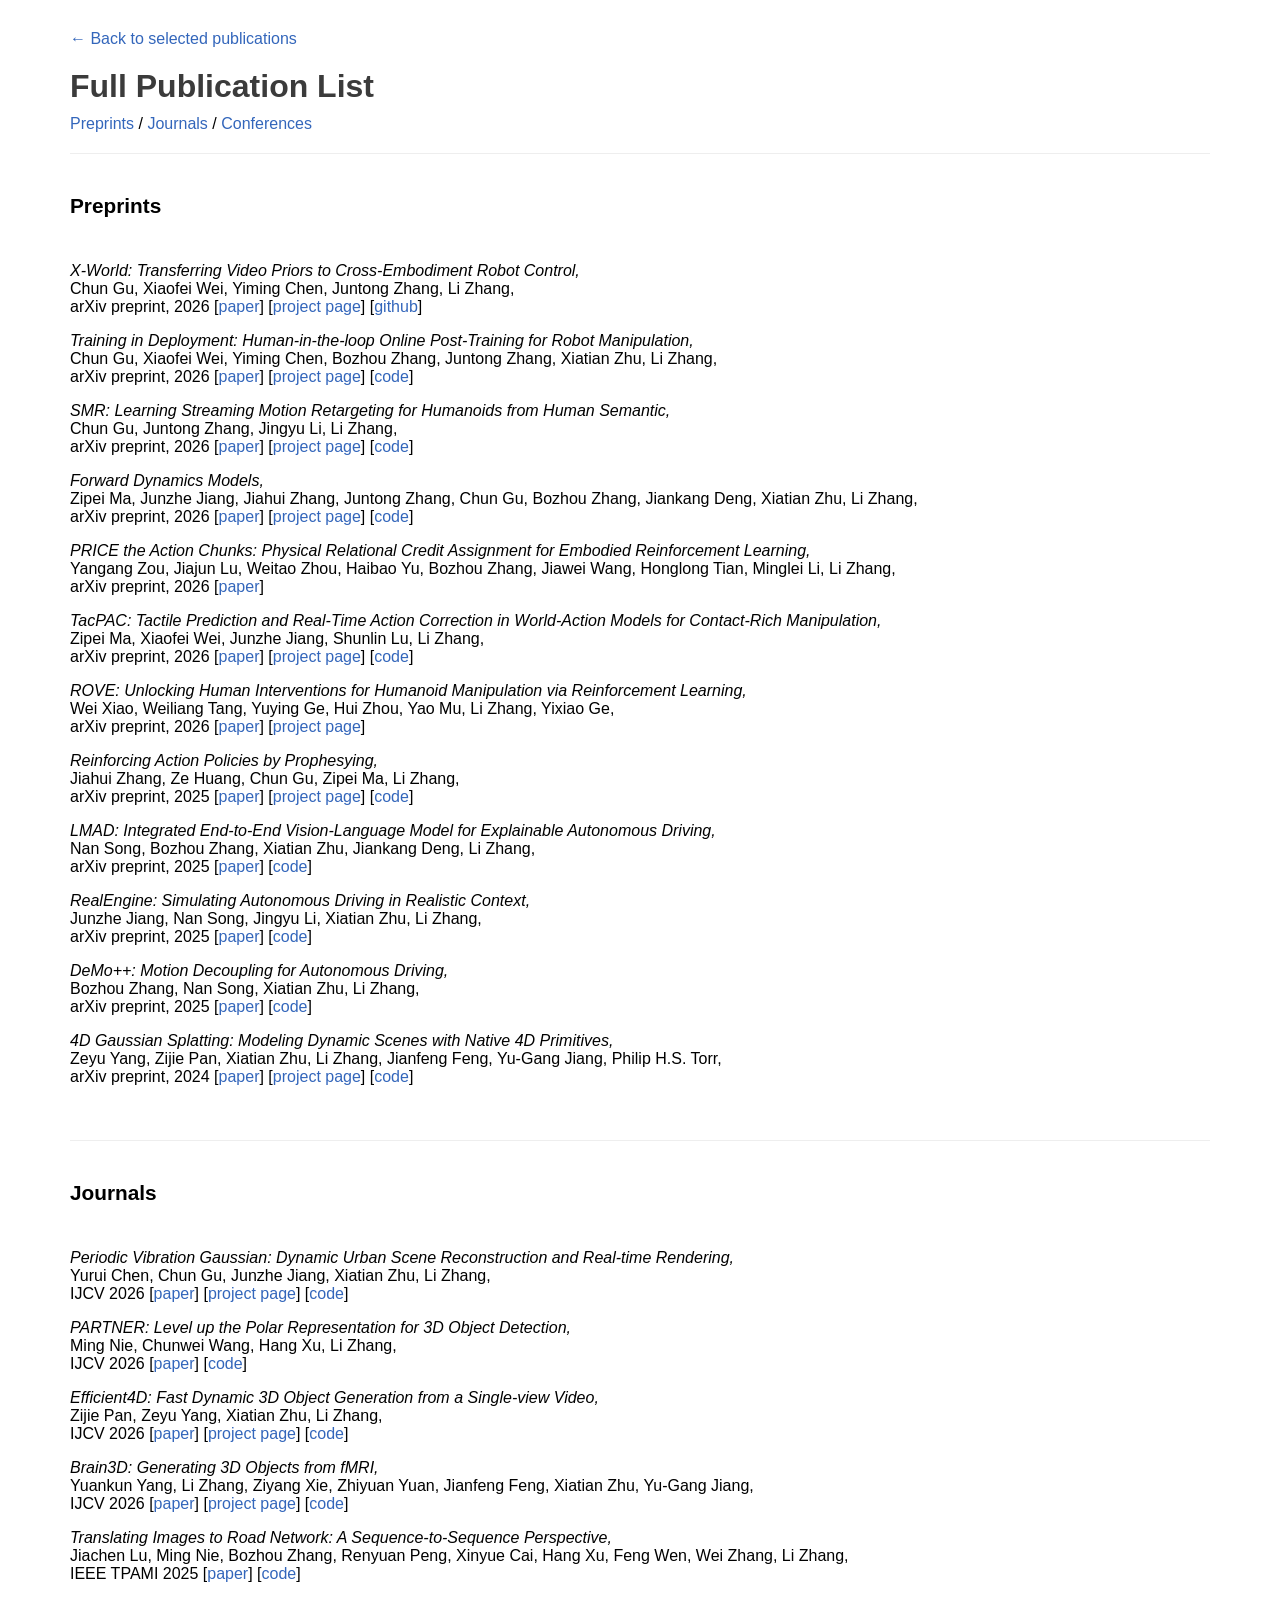
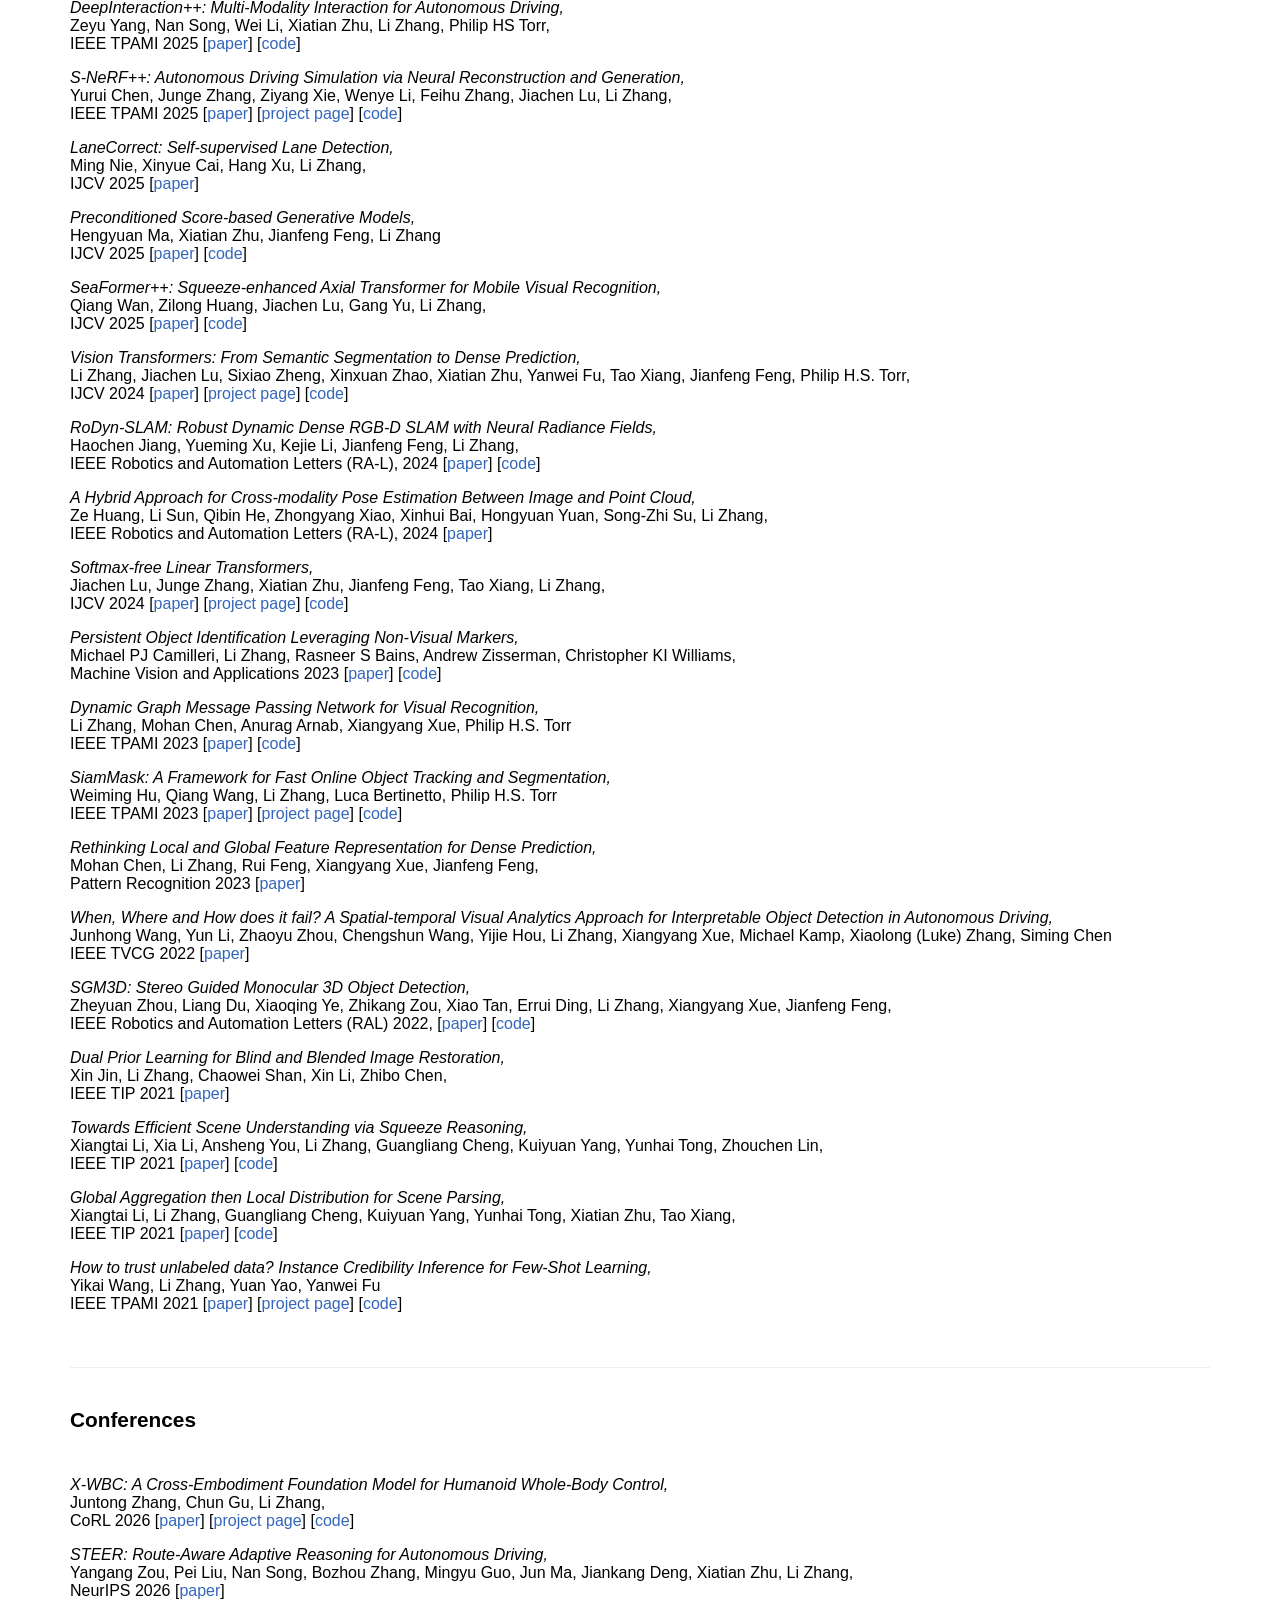
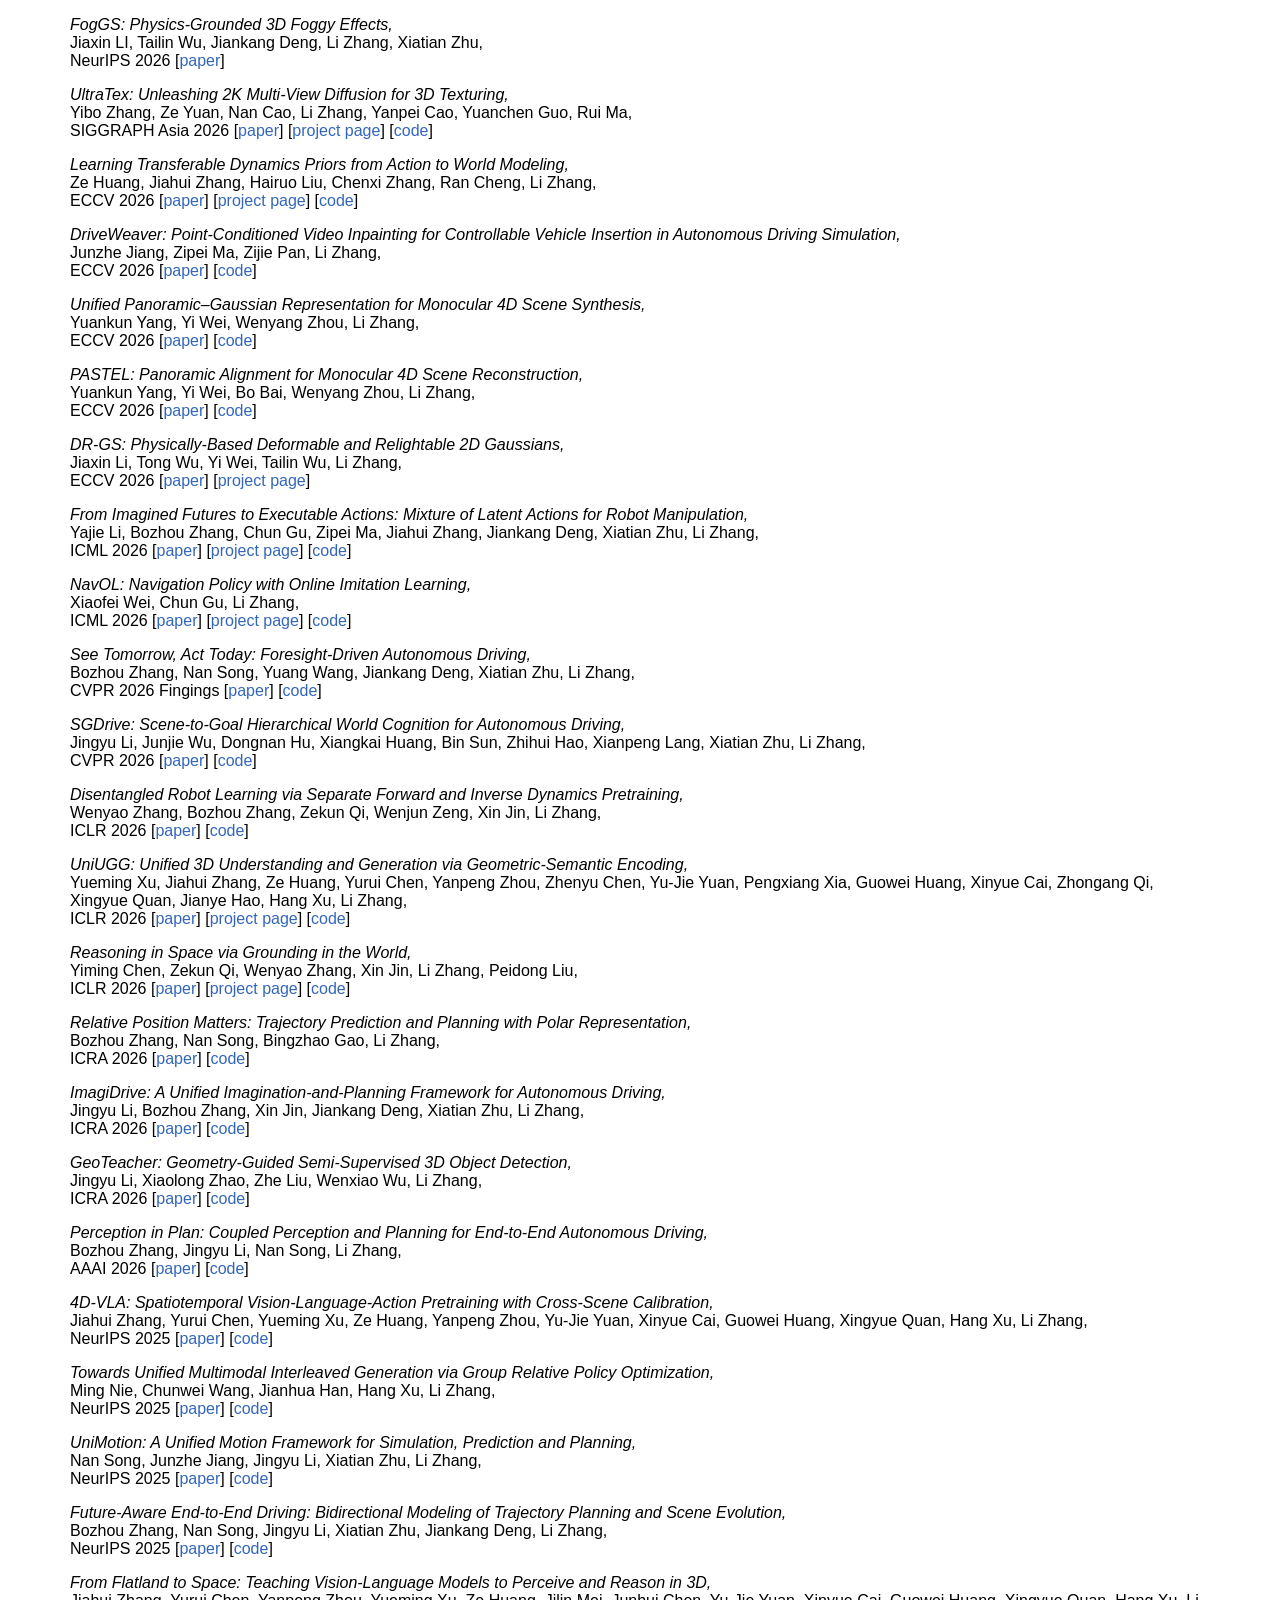
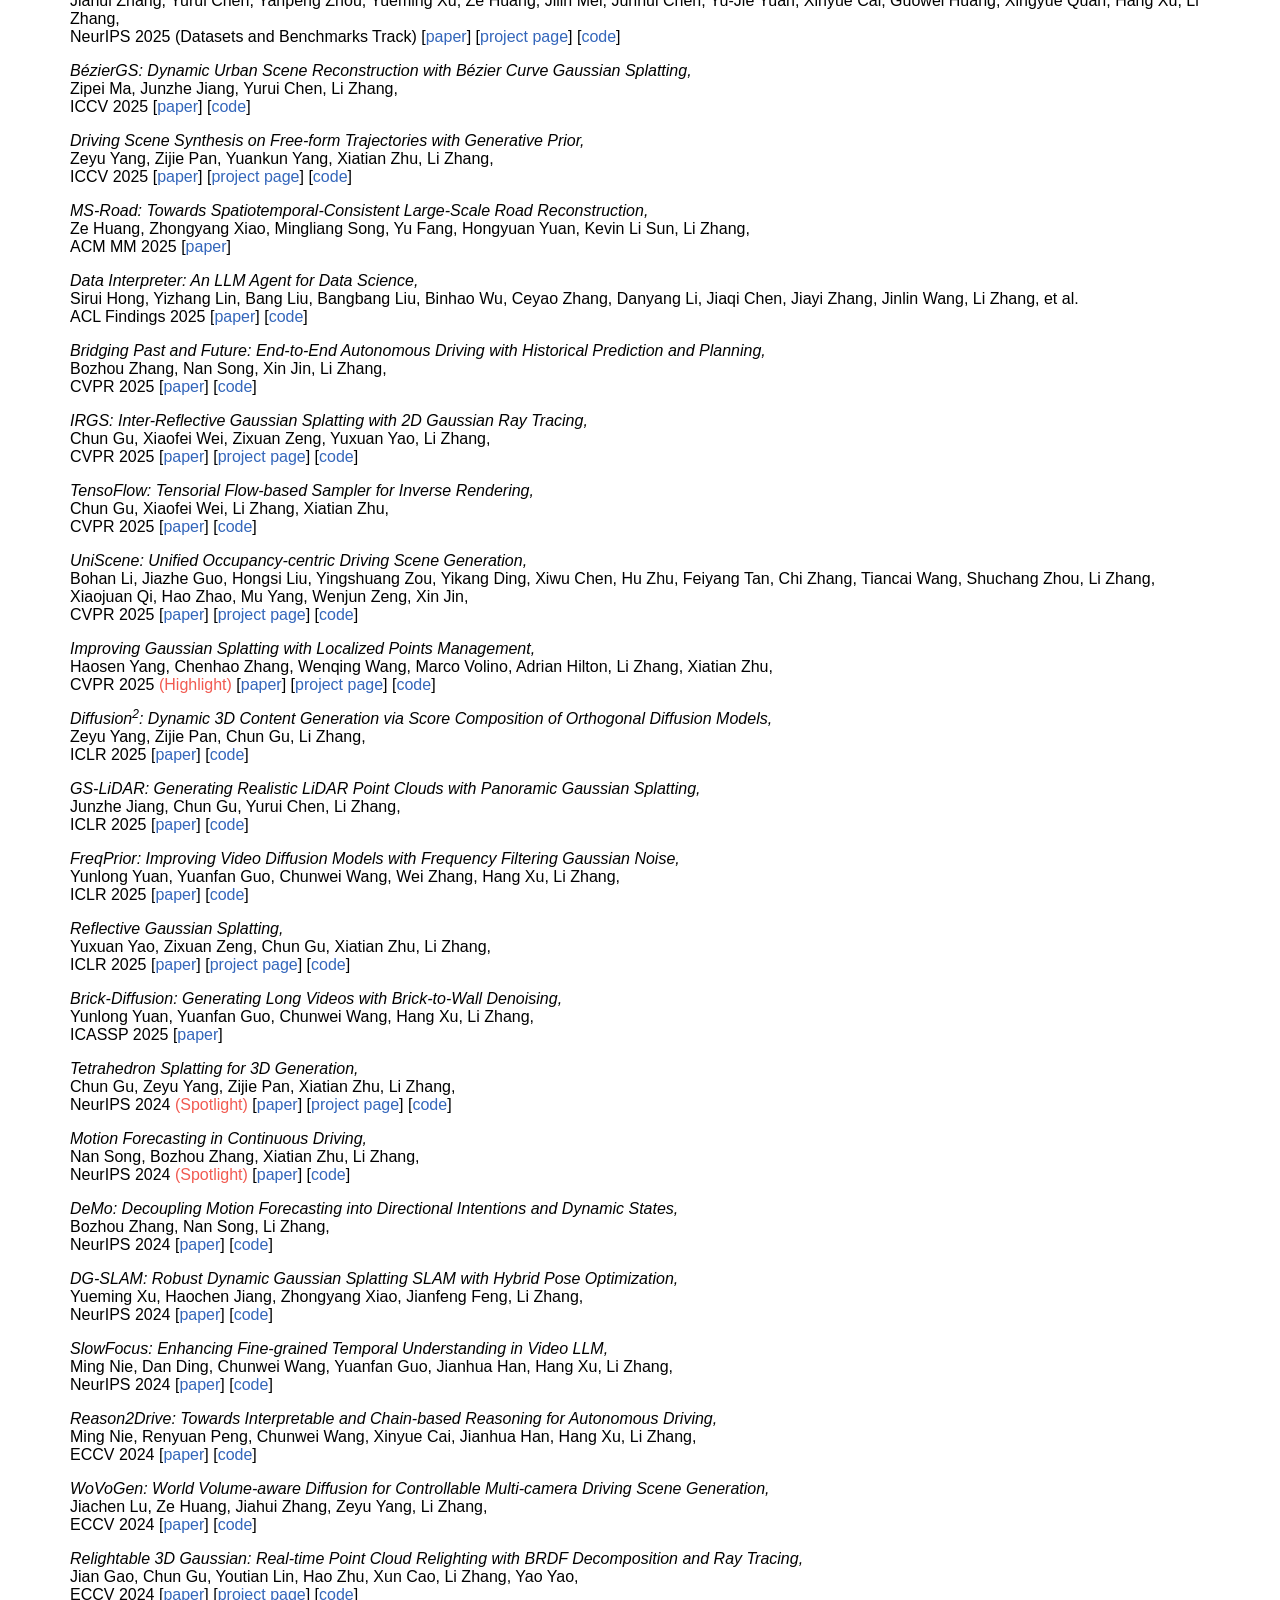
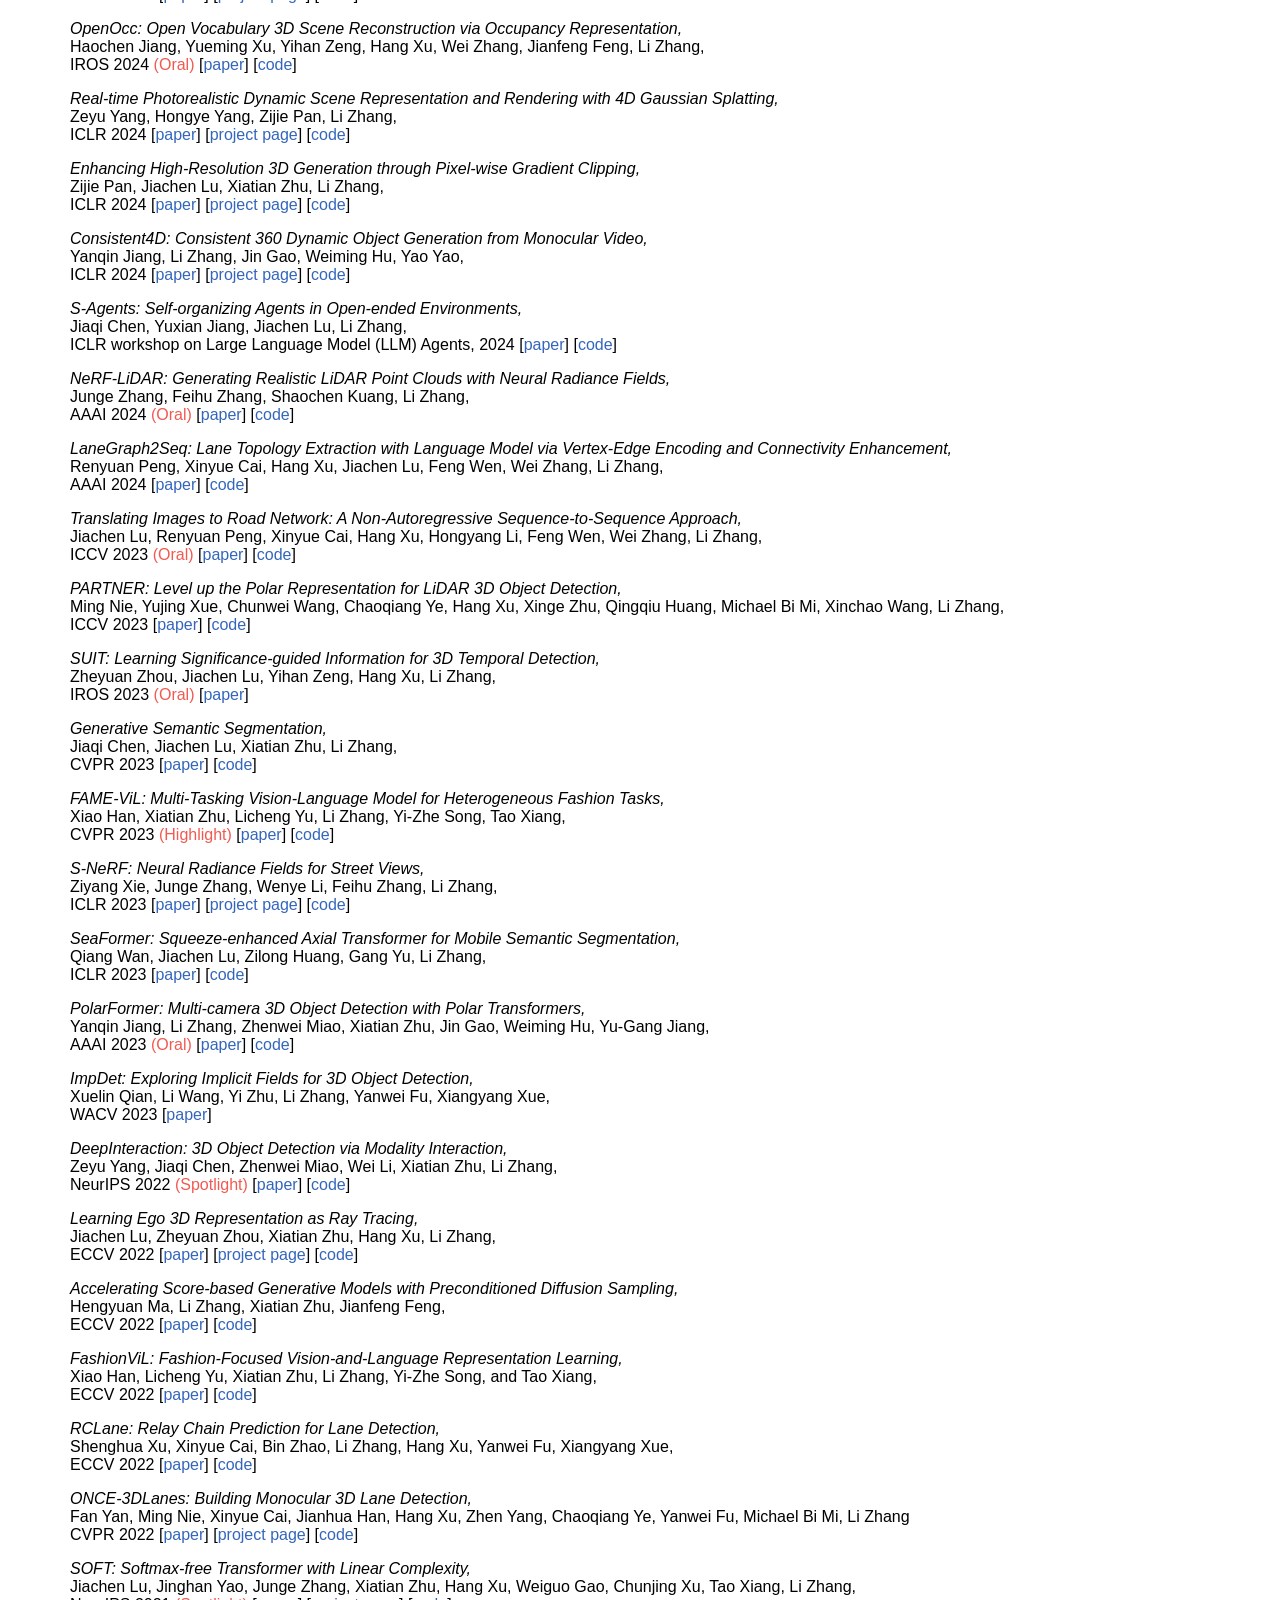
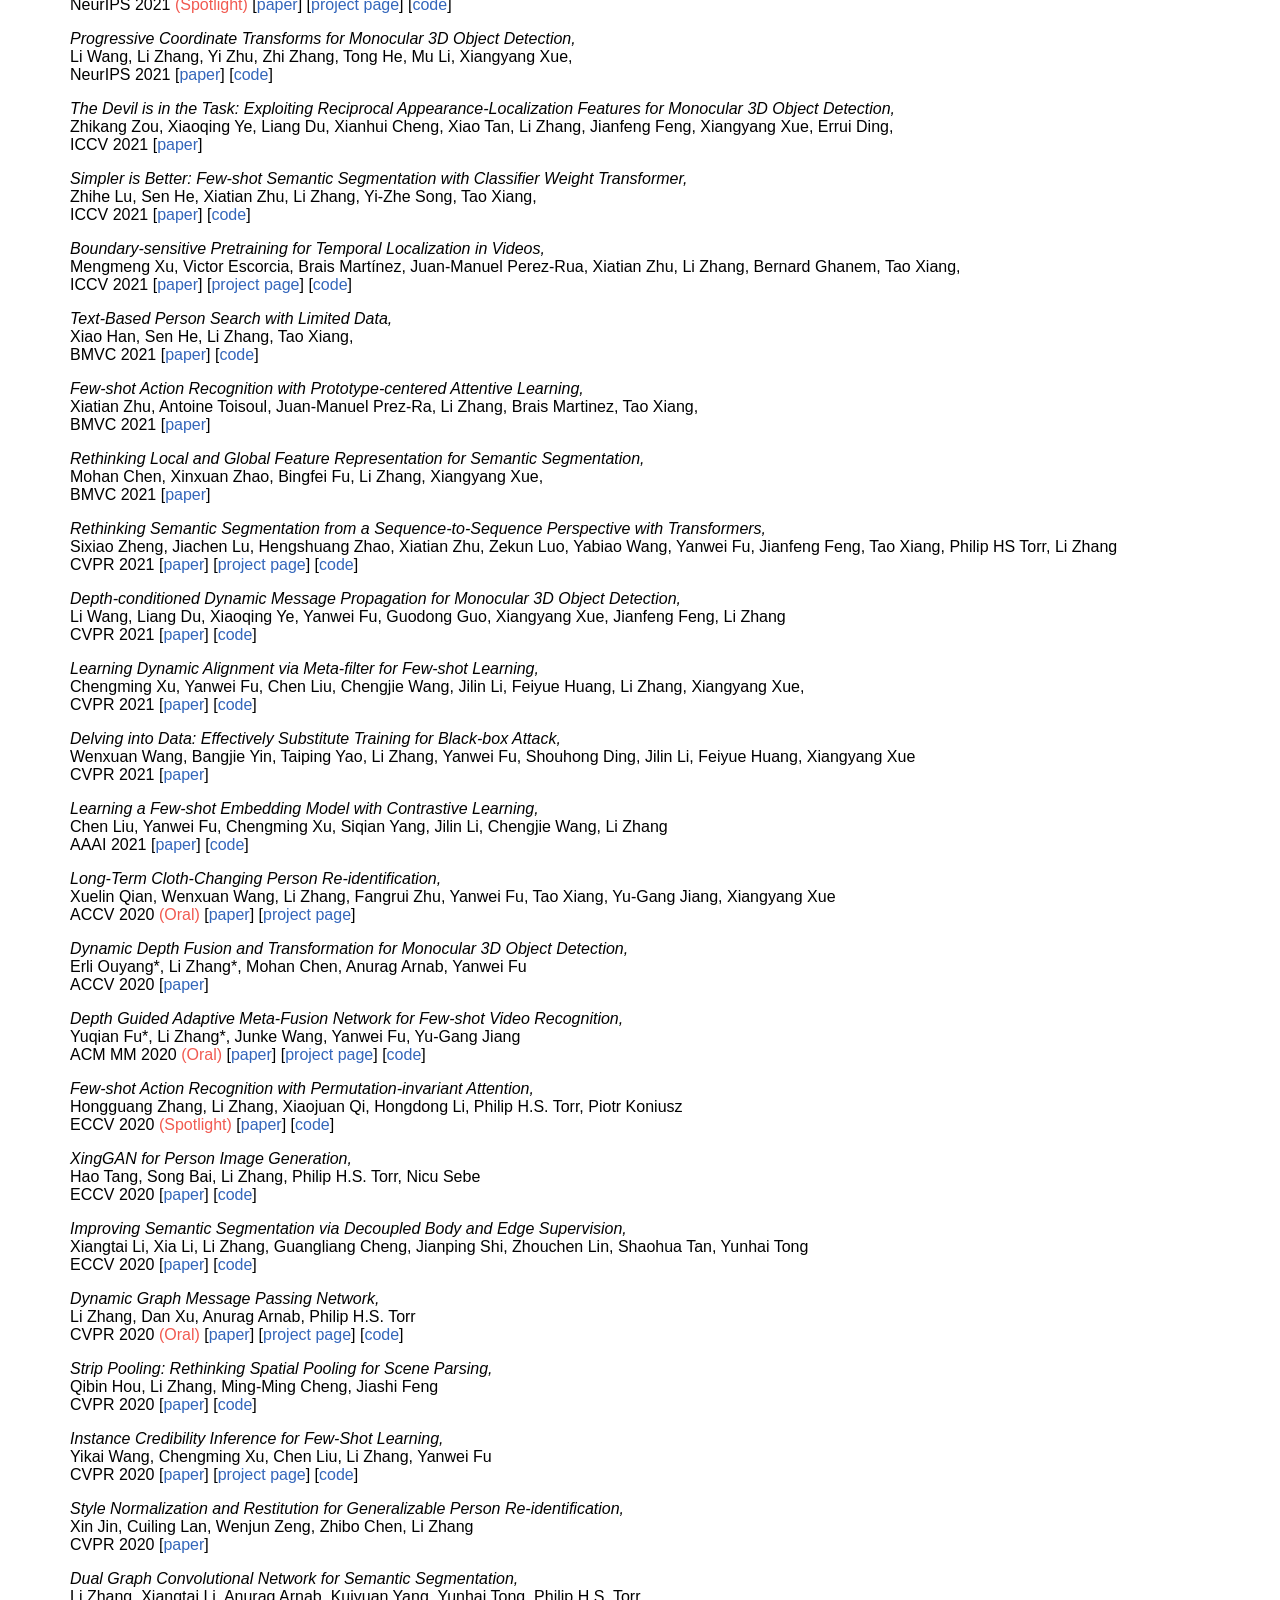
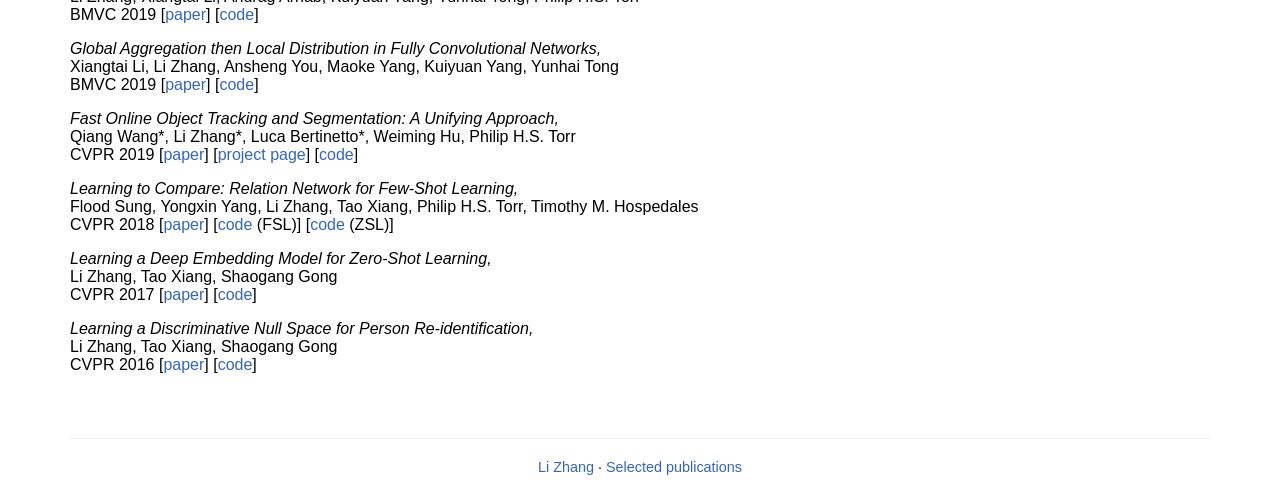
<file: publications.html>
<!doctype html>
<html lang="en">
<head>
<meta charset="utf-8"> <meta http-equiv="X-UA-Compatible" content="IE=edge"> <meta name="viewport" content="width=device-width, initial-scale=1.0">
<title>Full Publication List | Li Zhang</title>
<meta name="HandheldFriendly" content="True">
<meta name="MobileOptimized" content="320">
<link rel="stylesheet" href="css/bootstrap.min.css">
<link rel="stylesheet" href="css/style.css?v=smaller-institution-logos">
<link rel="shortcut icon" type="image/png" href="https://www.campaign.ox.ac.uk/image/oxford-logo.png">
</head>

<body>
<main id="home" class="container-fluid publication-archive">
<header class="archive-header">
<a href="index.html#publications">← Back to selected publications</a>
<h1>Full Publication List</h1>
<nav aria-label="Publication categories"><a href="#preprints">Preprints</a> / <a href="#journals">Journals</a> / <a href="#conferences">Conferences</a></nav>
</header>
<hr> <div class="row">
<h2 id="preprints"> Preprints </h2>
<br>
<ul>
<li> <span class="papertitle">X-World: Transferring Video Priors to Cross-Embodiment Robot Control,</span>
<br> Chun Gu, Xiaofei Wei, Yiming Chen, Juntong Zhang, Li Zhang,
<br> arXiv preprint, 2026
[<a href="https://arxiv.org/abs/2611.33914" target="_blank" rel="noopener noreferrer">paper</a>]
[<a href="https://logosintelligencelab.github.io/X-World/" target="_blank" rel="noopener noreferrer">project page</a>]
[<a href="https://github.com/LogosIntelligenceLab/X-World" target="_blank" rel="noopener noreferrer">github</a>]
</li>

<li> <span class="papertitle">Training in Deployment: Human-in-the-loop Online Post-Training for Robot Manipulation,</span>
<br> Chun Gu, Xiaofei Wei, Yiming Chen, Bozhou Zhang, Juntong Zhang, Xiatian Zhu, Li Zhang,
<br> arXiv preprint, 2026
[<a href="https://arxiv.org/abs/2610.29264" target="_blank" rel="noopener noreferrer">paper</a>]
[<a href="https://logosintelligencelab.github.io/TIDE/" target="_blank" rel="noopener noreferrer">project page</a>]
[<a href="https://github.com/LogosIntelligenceLab/TIDE" target="_blank" rel="noopener noreferrer">code</a>]
</li>

<li> <span class="papertitle">SMR: Learning Streaming Motion Retargeting for Humanoids from Human Semantic,</span>
<br> Chun Gu, Juntong Zhang, Jingyu Li, Li Zhang,
<br> arXiv preprint, 2026
[<a href="https://arxiv.org/abs/2610.29169" target="_blank" rel="noopener noreferrer">paper</a>]
[<a href="https://logosintelligencelab.github.io/SMR/" target="_blank" rel="noopener noreferrer">project page</a>]
[<a href="https://github.com/LogosIntelligenceLab/SMR" target="_blank" rel="noopener noreferrer">code</a>]
</li>


<li> <span class="papertitle">Forward Dynamics Models,</span>
<br> Zipei Ma, Junzhe Jiang, Jiahui Zhang, Juntong Zhang, Chun Gu, Bozhou Zhang, Jiankang Deng, Xiatian Zhu, Li Zhang,
<br> arXiv preprint, 2026
[<a href="https://arxiv.org/abs/2610.13117" target="_blank" rel="noopener noreferrer">paper</a>]
[<a href="https://logosintelligencelab.github.io/FDM/" target="_blank" rel="noopener noreferrer">project page</a>]
[<a href="https://github.com/LogosIntelligenceLab/FDM" target="_blank" rel="noopener noreferrer">code</a>]
</li>


<li> <span class="papertitle">PRICE the Action Chunks: Physical Relational Credit Assignment for Embodied Reinforcement Learning,</span>
<br> Yangang Zou, Jiajun Lu, Weitao Zhou, Haibao Yu, Bozhou Zhang, Jiawei Wang, Honglong Tian, Minglei Li, Li Zhang,
<br> arXiv preprint, 2026
[<a href="https://arxiv.org/abs/2609.38890" target="_blank" rel="noopener noreferrer">paper</a>]
</li>


<li> <span class="papertitle">TacPAC: Tactile Prediction and Real-Time Action Correction in World-Action Models for Contact-Rich Manipulation,</span>
<br> Zipei Ma, Xiaofei Wei, Junzhe Jiang, Shunlin Lu, Li Zhang,
<br> arXiv preprint, 2026
[<a href="https://arxiv.org/abs/2609.05266" target="_blank" rel="noopener noreferrer">paper</a>]
[<a href="https://logosintelligencelab.github.io/TacPAC/" target="_blank" rel="noopener noreferrer">project page</a>]
[<a href="https://github.com/LogosIntelligenceLab/TacPAC" target="_blank" rel="noopener noreferrer">code</a>]
</li>


<li> <span class="papertitle">ROVE: Unlocking Human Interventions for Humanoid Manipulation via Reinforcement Learning,</span>
<br> Wei Xiao, Weiliang Tang, Yuying Ge, Hui Zhou, Yao Mu, Li Zhang, Yixiao Ge,
<br> arXiv preprint, 2026
[<a href="https://arxiv.org/abs/2606.17011" target="_blank" rel="noopener noreferrer">paper</a>]
[<a href="https://xpeng-robotics.github.io/rove/" target="_blank" rel="noopener noreferrer">project page</a>]
</li>


<li> <span class="papertitle">Reinforcing Action Policies by Prophesying,</span>
<br> Jiahui Zhang, Ze Huang, Chun Gu, Zipei Ma, Li Zhang,
<br> arXiv preprint, 2025
[<a href="https://arxiv.org/abs/2511.20633" target="_blank" rel="noopener noreferrer">paper</a>]
[<a href="https://logosintelligencelab.github.io/ProphRL/" target="_blank" rel="noopener noreferrer">project page</a>]
[<a href="https://github.com/LogosIntelligenceLab/ProphRL" target="_blank" rel="noopener noreferrer">code</a>]
</li>


<li> <span class="papertitle">LMAD: Integrated End-to-End Vision-Language Model for Explainable Autonomous Driving,</span>
<br> Nan Song, Bozhou Zhang, Xiatian Zhu, Jiankang Deng, Li Zhang,
<br> arXiv preprint, 2025
[<a href="https://arxiv.org/abs/2508.12404" target="_blank" rel="noopener noreferrer">paper</a>]
[<a href="https://github.com/LogosIntelligenceLab/LMAD" target="_blank" rel="noopener noreferrer">code</a>]
</li>


<li> <span class="papertitle">RealEngine: Simulating Autonomous Driving in Realistic Context,</span>
<br> Junzhe Jiang, Nan Song, Jingyu Li, Xiatian Zhu, Li Zhang,
<br> arXiv preprint, 2025
[<a href="https://arxiv.org/abs/2505.16902" target="_blank" rel="noopener noreferrer">paper</a>]
[<a href="https://github.com/LogosIntelligenceLab/RealEngine" target="_blank" rel="noopener noreferrer">code</a>]
</li>

<li> <span class="papertitle">DeMo++: Motion Decoupling for Autonomous Driving,</span>
<br> Bozhou Zhang, Nan Song, Xiatian Zhu, Li Zhang,
<br> arXiv preprint, 2025
[<a href="https://arxiv.org/abs/2507.17342" target="_blank" rel="noopener noreferrer">paper</a>]
[<a href="https://github.com/LogosIntelligenceLab/DeMo" target="_blank" rel="noopener noreferrer">code</a>]
</li>


<li> <span class="papertitle">4D Gaussian Splatting: Modeling Dynamic Scenes with Native 4D Primitives,</span>
<br> Zeyu Yang, Zijie Pan, Xiatian Zhu, Li Zhang, Jianfeng Feng, Yu-Gang Jiang, Philip H.S. Torr,
<br> arXiv preprint, 2024
[<a href="https://arxiv.org/abs/2412.20720" target="_blank" rel="noopener noreferrer">paper</a>]
[<a href="https://logosintelligencelab.github.io/4d-gaussian-splatting/" target="_blank" rel="noopener noreferrer">project page</a>]
[<a href="https://github.com/LogosIntelligenceLab/4d-gaussian-splatting" target="_blank" rel="noopener noreferrer">code</a>]
</li>


<!-- <li> <span class="papertitle">Urban Scene Diffusion through Semantic Occupancy Map,</span>
<br> Junge Zhang, Qihang Zhang, Li Zhang, Ramana Rao Kompella, Gaowen Liu, Bolei Zhou,
<br> arXiv preprint, 2024
[<a href="https://arxiv.org/abs/2403.11697" target="_blank" rel="noopener noreferrer">paper</a>]
[<a href="https://metadriverse.github.io/urbandiff/" target="_blank" rel="noopener noreferrer">project page</a>]
</li>  -->



<!-- <li> <span class="papertitle">Harnessing Diffusion Models for Visual Perception with Meta Prompts,</span>
<br> Qiang Wan, Ming Nie, Zilong Huang, Bingyi Kang, Jiashi Feng, Li Zhang,
<br> arXiv preprint, 2023
[<a href="https://arxiv.org/abs/2312.14733" target="_blank" rel="noopener noreferrer">paper</a>]
[<a href="https://github.com/LogosIntelligenceLab/meta-prompts" target="_blank" rel="noopener noreferrer">code</a>]
</li>
 -->


</ul> </div>

<br>

<hr> <div class="row">
<h2 id="journals"> Journals </h2>
<br>
<ul>

<li> <span class="papertitle">Periodic Vibration Gaussian: Dynamic Urban Scene Reconstruction and Real-time
Rendering,</span>
<br> Yurui Chen, Chun Gu, Junzhe Jiang, Xiatian Zhu, Li Zhang,
<br> IJCV 2026
[<a href="https://arxiv.org/abs/2311.18561" target="_blank" rel="noopener noreferrer">paper</a>]
[<a href="https://logosintelligencelab.github.io/PVG/" target="_blank" rel="noopener noreferrer">project page</a>]
[<a href="https://github.com/LogosIntelligenceLab/PVG" target="_blank" rel="noopener noreferrer">code</a>]
</li>

<li> <span class="papertitle">PARTNER: Level up the Polar Representation for 3D Object Detection,</span>
<br> Ming Nie, Chunwei Wang, Hang Xu, Li Zhang,
<br> IJCV 2026
[<a href="https://link.springer.com/article/10.1007/s11263-026-02735-0" target="_blank" rel="noopener noreferrer">paper</a>]
[<a href="https://github.com/LogosIntelligenceLab/PARTNER" target="_blank" rel="noopener noreferrer">code</a>]
</li>

<li> <span class="papertitle">Efficient4D: Fast Dynamic 3D Object Generation from a Single-view Video,</span>
<br> Zijie Pan, Zeyu Yang, Xiatian Zhu, Li Zhang,
<br> IJCV 2026
[<a href="https://arxiv.org/abs/2401.08742" target="_blank" rel="noopener noreferrer">paper</a>]
[<a href="https://logosintelligencelab.github.io/Efficient4D/" target="_blank" rel="noopener noreferrer">project page</a>]
[<a href="https://github.com/LogosIntelligenceLab/Efficient4D" target="_blank" rel="noopener noreferrer">code</a>]
</li>


<li> <span class="papertitle">Brain3D: Generating 3D Objects from fMRI,</span>
<br> Yuankun Yang, Li Zhang, Ziyang Xie, Zhiyuan Yuan, Jianfeng Feng, Xiatian Zhu, Yu-Gang Jiang,
<br> IJCV 2026
[<a href="https://arxiv.org/abs/2405.15239" target="_blank" rel="noopener noreferrer">paper</a>]
[<a href="https://brain-3d.github.io/" target="_blank" rel="noopener noreferrer">project page</a>]
[<a href="https://github.com/LogosIntelligenceLab/Brain3D" target="_blank" rel="noopener noreferrer">code</a>]
</li>


<li> <span class="papertitle">Translating Images to Road Network: A Sequence-to-Sequence Perspective,</span>
<br> Jiachen Lu, Ming Nie, Bozhou Zhang, Renyuan Peng, Xinyue Cai, Hang Xu, Feng Wen, Wei Zhang, Li Zhang,
<br> IEEE TPAMI 2025
[<a href="https://arxiv.org/abs/2402.08207" target="_blank" rel="noopener noreferrer">paper</a>]
[<a href="https://github.com/LogosIntelligenceLab/RoadNet" target="_blank" rel="noopener noreferrer">code</a>]
</li>

<li> <span class="papertitle">DeepInteraction++: Multi-Modality Interaction for Autonomous Driving,</span>
<br> Zeyu Yang, Nan Song, Wei Li, Xiatian Zhu, Li Zhang, Philip HS Torr,
<br> IEEE TPAMI 2025
[<a href="https://arxiv.org/abs/2408.05075" target="_blank" rel="noopener noreferrer">paper</a>]
[<a href="https://github.com/LogosIntelligenceLab/DeepInteraction" target="_blank" rel="noopener noreferrer">code</a>]
</li>


<li> <span class="papertitle">S-NeRF++: Autonomous Driving Simulation via Neural Reconstruction and Generation,</span>
<br> Yurui Chen, Junge Zhang, Ziyang Xie, Wenye Li, Feihu Zhang, Jiachen Lu, Li Zhang,
<br> IEEE TPAMI 2025
[<a href="https://arxiv.org/abs/2402.02112" target="_blank" rel="noopener noreferrer">paper</a>]
[<a href="https://logosintelligencelab.github.io/S-NeRF/" target="_blank" rel="noopener noreferrer">project page</a>]
[<a href="https://github.com/LogosIntelligenceLab/S-NeRF" target="_blank" rel="noopener noreferrer">code</a>]
</li>


<li> <span class="papertitle">LaneCorrect: Self-supervised Lane Detection,</span>
<br> Ming Nie, Xinyue Cai, Hang Xu, Li Zhang,
<br> IJCV 2025
[<a href="https://arxiv.org/abs/2404.14671" target="_blank" rel="noopener noreferrer">paper</a>]
</li>

<li> <span class="papertitle">Preconditioned Score-based Generative Models,</span>
<br> Hengyuan Ma, Xiatian Zhu, Jianfeng Feng, Li Zhang
<br> IJCV 2025
[<a href="https://arxiv.org/abs/2302.06504" target="_blank" rel="noopener noreferrer">paper</a>]
[<a href="https://github.com/LogosIntelligenceLab/PDS" target="_blank" rel="noopener noreferrer">code</a>]
</li>


<li> <span class="papertitle">SeaFormer++: Squeeze-enhanced Axial Transformer for Mobile Visual Recognition,</span>
<br> Qiang Wan, Zilong Huang, Jiachen Lu, Gang Yu, Li Zhang,
<br> IJCV 2025
[<a href="https://arxiv.org/abs/2301.13156" target="_blank" rel="noopener noreferrer">paper</a>]
[<a href="https://github.com/LogosIntelligenceLab/SeaFormer" target="_blank" rel="noopener noreferrer">code</a>]
</li>




<li> <span class="papertitle">Vision Transformers: From Semantic Segmentation to Dense Prediction,</span>
<br> Li Zhang, Jiachen Lu, Sixiao Zheng, Xinxuan Zhao, Xiatian Zhu, Yanwei Fu, Tao Xiang, Jianfeng Feng, Philip H.S. Torr,
<br> IJCV 2024
[<a href="https://arxiv.org/abs/2207.09339" target="_blank" rel="noopener noreferrer">paper</a>]
[<a href="https://logosintelligencelab.github.io/SETR/" target="_blank" rel="noopener noreferrer">project page</a>]
[<a href="https://github.com/LogosIntelligenceLab/SETR" target="_blank" rel="noopener noreferrer">code</a>]
</li>



<li> <span class="papertitle">RoDyn-SLAM: Robust Dynamic Dense RGB-D SLAM with Neural Radiance Fields,</span>
<br> Haochen Jiang, Yueming Xu, Kejie Li, Jianfeng Feng, Li Zhang,
<br> IEEE Robotics and Automation Letters (RA-L), 2024
[<a href="https://arxiv.org/abs/2407.01303" target="_blank" rel="noopener noreferrer">paper</a>]
[<a href="https://github.com/LogosIntelligenceLab/Rodyn-SLAM" target="_blank" rel="noopener noreferrer">code</a>]
</li>

<li> <span class="papertitle">A Hybrid Approach for Cross-modality Pose Estimation Between Image and Point Cloud,</span>
<br> Ze Huang, Li Sun, Qibin He, Zhongyang Xiao, Xinhui Bai, Hongyuan Yuan, Song-Zhi Su, Li Zhang,
<br> IEEE Robotics and Automation Letters (RA-L), 2024
[<a href="https://doi.org/10.1109/LRA.2024.3380949" target="_blank" rel="noopener noreferrer">paper</a>]
</li>

<li> <span class="papertitle">Softmax-free Linear Transformers,</span>
<br> Jiachen Lu, Junge Zhang, Xiatian Zhu, Jianfeng Feng, Tao Xiang, Li Zhang,
<br> IJCV 2024
[<a href="https://arxiv.org/abs/2207.03341" target="_blank" rel="noopener noreferrer">paper</a>]
[<a href="https://logosintelligencelab.github.io/SOFT/" target="_blank" rel="noopener noreferrer">project page</a>]
[<a href="https://github.com/LogosIntelligenceLab/SOFT" target="_blank" rel="noopener noreferrer">code</a>]
</li>

<li> <span class="papertitle">Persistent Object Identification Leveraging Non-Visual Markers,</span>
<br> Michael PJ Camilleri, Li Zhang, Rasneer S Bains, Andrew Zisserman, Christopher KI Williams,
<br> Machine Vision and Applications 2023
[<a href="https://arxiv.org/abs/2112.06809" target="_blank" rel="noopener noreferrer">paper</a>]
[<a href="https://github.com/michael-camilleri/TIDe" target="_blank" rel="noopener noreferrer">code</a>]
</li>

<li> <span class="papertitle">Dynamic Graph Message Passing Network for Visual Recognition,</span>
<br> Li Zhang, Mohan Chen, Anurag Arnab, Xiangyang Xue, Philip H.S. Torr
<br> IEEE TPAMI 2023
[<a href="https://arxiv.org/abs/2209.09760" target="_blank" rel="noopener noreferrer">paper</a>]
[<a href="https://github.com/LogosIntelligenceLab/DGMN2" target="_blank" rel="noopener noreferrer">code</a>]
</li>


<li> <span class="papertitle">SiamMask: A Framework for Fast Online Object Tracking and Segmentation,</span>
<br> Weiming Hu, Qiang Wang, Li Zhang, Luca Bertinetto, Philip H.S. Torr
<br> IEEE TPAMI 2023
[<a href="https://arxiv.org/abs/2207.02088" target="_blank" rel="noopener noreferrer">paper</a>]
[<a href="https://www.robots.ox.ac.uk/~qwang/SiamMask/" target="_blank" rel="noopener noreferrer">project page</a>]
[<a href="https://github.com/foolwood/SiamMask" target="_blank" rel="noopener noreferrer">code</a>]
</li>

<li> <span class="papertitle">Rethinking Local and Global Feature Representation for Dense Prediction,</span>
<br> Mohan Chen, Li Zhang, Rui Feng, Xiangyang Xue, Jianfeng Feng,
<br> Pattern Recognition 2023
[<a href="https://linkinghub.elsevier.com/retrieve/pii/S0031320322006471" target="_blank" rel="noopener noreferrer">paper</a>]
</li>


<li> <span class="papertitle">When, Where and How does it fail? A Spatial-temporal Visual Analytics Approach for Interpretable Object Detection in Autonomous Driving,</span>
<br> Junhong Wang, Yun Li, Zhaoyu Zhou, Chengshun Wang, Yijie Hou, Li Zhang, Xiangyang Xue, Michael Kamp, Xiaolong (Luke) Zhang, Siming Chen
<br> IEEE TVCG 2022
[<a href="https://doi.org/10.1109/TVCG.2022.3201101" target="_blank" rel="noopener noreferrer">paper</a>]
</li>

<li> <span class="papertitle">SGM3D: Stereo Guided Monocular 3D Object Detection,</span>
<br> Zheyuan Zhou, Liang Du, Xiaoqing Ye, Zhikang Zou, Xiao Tan, Errui Ding, Li Zhang, Xiangyang Xue, Jianfeng Feng,
<br> IEEE Robotics and Automation Letters (RAL) 2022,
[<a href="https://arxiv.org/abs/2112.01914" target="_blank" rel="noopener noreferrer">paper</a>]
[<a href="https://github.com/zhouzheyuan/sgm3d" target="_blank" rel="noopener noreferrer">code</a>]
</li>


<li> <span class="papertitle">Dual Prior Learning for Blind and Blended Image Restoration,</span>
<br> Xin Jin, Li Zhang, Chaowei Shan, Xin Li, Zhibo Chen,
<br> IEEE TIP 2021
[<a href="https://doi.org/10.1109/TIP.2021.3135482" target="_blank" rel="noopener noreferrer">paper</a>]
</li>


<li> <span class="papertitle">Towards Efficient Scene Understanding via Squeeze Reasoning,</span>
<br> Xiangtai Li, Xia Li, Ansheng You, Li Zhang, Guangliang Cheng, Kuiyuan Yang, Yunhai Tong, Zhouchen Lin,
<br> IEEE TIP 2021
[<a href="https://arxiv.org/abs/2011.03308" target="_blank" rel="noopener noreferrer">paper</a>]
[<a href="https://github.com/lxtGH/SFSegNets" target="_blank" rel="noopener noreferrer">code</a>]
</li>

<li> <span class="papertitle">Global Aggregation then Local Distribution for Scene Parsing,</span>
<br> Xiangtai Li, Li Zhang, Guangliang Cheng, Kuiyuan Yang, Yunhai Tong, Xiatian Zhu, Tao Xiang,
<br> IEEE TIP 2021
[<a href="https://arxiv.org/abs/2107.13154" target="_blank" rel="noopener noreferrer">paper</a>]
[<a href="https://github.com/lxtGH/GALD-DGCNet" target="_blank" rel="noopener noreferrer">code</a>]
</li>


<li> <span class="papertitle">How to trust unlabeled data? Instance Credibility Inference for Few-Shot Learning,</span>
<br> Yikai Wang, Li Zhang, Yuan Yao, Yanwei Fu
<br> IEEE TPAMI 2021
[<a href="https://arxiv.org/abs/2007.08461" target="_blank" rel="noopener noreferrer">paper</a>]
[<a href="https://yikai-wang.github.io/ici/" target="_blank" rel="noopener noreferrer">project page</a>]
[<a href="https://github.com/Yikai-Wang/ICI-FSL" target="_blank" rel="noopener noreferrer">code</a>]
</li>

</ul> </div>

<br>

<hr> <div class="row">
<h2 id="conferences"> Conferences </h2>
<br>
<ul>


<li> <span class="papertitle">X-WBC: A Cross-Embodiment Foundation Model for Humanoid Whole-Body Control,</span>
<br> Juntong Zhang, Chun Gu, Li Zhang,
<br> CoRL 2026
[<a href="https://arxiv.org/abs/2609.15213" target="_blank" rel="noopener noreferrer">paper</a>]
[<a href="https://logosintelligencelab.github.io/x-wbc/" target="_blank" rel="noopener noreferrer">project page</a>]
[<a href="https://github.com/LogosIntelligenceLab/x-wbc" target="_blank" rel="noopener noreferrer">code</a>]
</li>


<li> <span class="papertitle">STEER: Route-Aware Adaptive Reasoning for Autonomous Driving,</span>
<br> Yangang Zou, Pei Liu, Nan Song, Bozhou Zhang, Mingyu Guo, Jun Ma, Jiankang Deng, Xiatian Zhu, Li Zhang,
<br> NeurIPS 2026
[<a href="https://arxiv.org/abs/2611.00718" target="_blank" rel="noopener noreferrer">paper</a>]
</li>


<li> <span class="papertitle">FogGS: Physics-Grounded 3D Foggy Effects,</span>
<br> Jiaxin LI, Tailin Wu, Jiankang Deng, Li Zhang, Xiatian Zhu,
<br> NeurIPS 2026
[<a href="https://openreview.net/forum?id=9xI0UV7bGV" target="_blank" rel="noopener noreferrer">paper</a>]
</li>



<li> <span class="papertitle">UltraTex: Unleashing 2K Multi-View Diffusion for 3D Texturing,</span>
<br> Yibo Zhang, Ze Yuan, Nan Cao, Li Zhang, Yanpei Cao, Yuanchen Guo, Rui Ma,
<br> SIGGRAPH Asia 2026
[<a href="https://arxiv.org/abs/2609.23169" target="_blank" rel="noopener noreferrer">paper</a>]
[<a href="https://yiboz2001.github.io/UltraTex/" target="_blank" rel="noopener noreferrer">project page</a>]
[<a href="https://github.com/yiboz2001/UltraTex" target="_blank" rel="noopener noreferrer">code</a>]
</li>



<li> <span class="papertitle">Learning Transferable Dynamics Priors from Action to World Modeling,</span>
<br> Ze Huang, Jiahui Zhang, Hairuo Liu, Chenxi Zhang, Ran Cheng, Li Zhang,
<br> ECCV 2026
[<a href="https://arxiv.org/abs/2606.29501" target="_blank" rel="noopener noreferrer">paper</a>]
[<a href="https://logosintelligencelab.github.io/A2World/" target="_blank" rel="noopener noreferrer">project page</a>]
[<a href="https://github.com/LogosIntelligenceLab/A2World" target="_blank" rel="noopener noreferrer">code</a>]
</li>

<li> <span class="papertitle">DriveWeaver: Point-Conditioned Video Inpainting for Controllable Vehicle Insertion in Autonomous Driving Simulation,</span>
<br> Junzhe Jiang, Zipei Ma, Zijie Pan, Li Zhang,
<br> ECCV 2026
[<a href="https://arxiv.org/abs/2606.31918" target="_blank" rel="noopener noreferrer">paper</a>]
[<a href="https://github.com/LogosIntelligenceLab/DriveWeaver" target="_blank" rel="noopener noreferrer">code</a>]
</li>

<li> <span class="papertitle">Unified Panoramic–Gaussian Representation for Monocular 4D Scene Synthesis,</span>
<br> Yuankun Yang, Yi Wei, Wenyang Zhou, Li Zhang,
<br> ECCV 2026
[<a href="https://arxiv.org/abs/2607.01663" target="_blank" rel="noopener noreferrer">paper</a>]
[<a href="https://github.com/LogosIntelligenceLab/PanoGaussian" target="_blank" rel="noopener noreferrer">code</a>]
</li>

<li> <span class="papertitle">PASTEL: Panoramic Alignment for Monocular 4D Scene Reconstruction,</span>
<br> Yuankun Yang, Yi Wei, Bo Bai, Wenyang Zhou, Li Zhang,
<br> ECCV 2026
[<a href="https://arxiv.org/abs/2609.06099" target="_blank" rel="noopener noreferrer">paper</a>]
[<a href="https://github.com/LogosIntelligenceLab/PASTEL" target="_blank" rel="noopener noreferrer">code</a>]
</li>


<li> <span class="papertitle">DR-GS: Physically-Based Deformable and Relightable 2D Gaussians,</span>
<br> Jiaxin Li, Tong Wu, Yi Wei, Tailin Wu, Li Zhang,
<br> ECCV 2026
[<a href="https://arxiv.org/abs/2606.29379" target="_blank" rel="noopener noreferrer">paper</a>]
[<a href="https://jiaxinlia.github.io/DR-GS/" target="_blank" rel="noopener noreferrer">project page</a>]
</li>


<li> <span class="papertitle">From Imagined Futures to Executable Actions: Mixture of Latent Actions for Robot Manipulation,</span>
<br> Yajie Li, Bozhou Zhang, Chun Gu, Zipei Ma, Jiahui Zhang, Jiankang Deng, Xiatian Zhu, Li Zhang,
<br> ICML 2026
[<a href="https://arxiv.org/abs/2605.12167" target="_blank" rel="noopener noreferrer">paper</a>]
[<a href="https://logosintelligencelab.github.io/MoLA/" target="_blank" rel="noopener noreferrer">project page</a>]
[<a href="https://github.com/LogosIntelligenceLab/MoLA" target="_blank" rel="noopener noreferrer">code</a>]
</li>


<li> <span class="papertitle">NavOL: Navigation Policy with Online Imitation Learning,</span>
<br> Xiaofei Wei, Chun Gu, Li Zhang,
<br> ICML 2026
[<a href="https://arxiv.org/abs/2605.11762" target="_blank" rel="noopener noreferrer">paper</a>]
[<a href="https://logosintelligencelab.github.io/NavOL/" target="_blank" rel="noopener noreferrer">project page</a>]
[<a href="https://github.com/LogosIntelligenceLab/NavOL" target="_blank" rel="noopener noreferrer">code</a>]
</li>



<li> <span class="papertitle">See Tomorrow, Act Today: Foresight-Driven Autonomous Driving,</span>
<br> Bozhou Zhang, Nan Song, Yuang Wang, Jiankang Deng, Xiatian Zhu, Li Zhang,
<br> CVPR 2026 Fingings
[<a href="https://arxiv.org/abs/2605.07195" target="_blank" rel="noopener noreferrer">paper</a>]
[<a href="https://github.com/LogosIntelligenceLab/ForeSight" target="_blank" rel="noopener noreferrer">code</a>]
</li>



<li> <span class="papertitle">SGDrive: Scene-to-Goal Hierarchical World Cognition for Autonomous Driving,</span>
<br> Jingyu Li, Junjie Wu, Dongnan Hu, Xiangkai Huang, Bin Sun, Zhihui Hao, Xianpeng Lang, Xiatian Zhu, Li Zhang,
<br> CVPR 2026
[<a href="https://arxiv.org/abs/2601.05640" target="_blank" rel="noopener noreferrer">paper</a>]
[<a href="https://github.com/LogosIntelligenceLab/SGDrive" target="_blank" rel="noopener noreferrer">code</a>]
</li>

<li> <span class="papertitle">Disentangled Robot Learning via Separate Forward and Inverse Dynamics Pretraining,</span>
<br> Wenyao Zhang, Bozhou Zhang, Zekun Qi, Wenjun Zeng, Xin Jin, Li Zhang,
<br> ICLR 2026
[<a href="https://arxiv.org/abs/2604.16391" target="_blank" rel="noopener noreferrer">paper</a>]
[<a href="https://github.com/LogosIntelligenceLab/DeFi" target="_blank" rel="noopener noreferrer">code</a>]
</li>


<li> <span class="papertitle">UniUGG: Unified 3D Understanding and Generation via Geometric-Semantic Encoding,</span>
<br> Yueming Xu, Jiahui Zhang, Ze Huang, Yurui Chen, Yanpeng Zhou, Zhenyu Chen, Yu-Jie Yuan, Pengxiang Xia, Guowei Huang, Xinyue Cai, Zhongang Qi, Xingyue Quan, Jianye Hao, Hang Xu, Li Zhang,
<br> ICLR 2026
[<a href="https://arxiv.org/abs/2508.11952" target="_blank" rel="noopener noreferrer">paper</a>]
[<a href="https://logosintelligencelab.github.io/UniUGG/" target="_blank" rel="noopener noreferrer">project page</a>]
[<a href="https://github.com/LogosIntelligenceLab/UniUGG" target="_blank" rel="noopener noreferrer">code</a>]
</li>

<li> <span class="papertitle">Reasoning in Space via Grounding in the World,</span>
<br> Yiming Chen, Zekun Qi, Wenyao Zhang, Xin Jin, Li Zhang, Peidong Liu,
<br> ICLR 2026
[<a href="https://arxiv.org/abs/2510.13800" target="_blank" rel="noopener noreferrer">paper</a>]
[<a href="https://yiming-cc.github.io/gs-reasoner/" target="_blank" rel="noopener noreferrer">project page</a>]
[<a href="https://github.com/WU-CVGL/GS-Reasoner" target="_blank" rel="noopener noreferrer">code</a>]
</li>


<li> <span class="papertitle">Relative Position Matters: Trajectory Prediction and Planning with Polar Representation,</span>
<br> Bozhou Zhang, Nan Song, Bingzhao Gao, Li Zhang,
<br> ICRA 2026
[<a href="https://arxiv.org/abs/2508.11492" target="_blank" rel="noopener noreferrer">paper</a>]
[<a href="https://github.com/LogosIntelligenceLab/Polaris" target="_blank" rel="noopener noreferrer">code</a>]
</li>

<li> <span class="papertitle">ImagiDrive: A Unified Imagination-and-Planning Framework for Autonomous Driving,</span>
<br> Jingyu Li, Bozhou Zhang, Xin Jin, Jiankang Deng, Xiatian Zhu, Li Zhang,
<br> ICRA 2026
[<a href="https://arxiv.org/abs/2508.11428" target="_blank" rel="noopener noreferrer">paper</a>]
[<a href="https://github.com/LogosIntelligenceLab/ImagiDrive" target="_blank" rel="noopener noreferrer">code</a>]
</li>


<li> <span class="papertitle">GeoTeacher: Geometry-Guided Semi-Supervised 3D Object Detection,</span>
<br> Jingyu Li, Xiaolong Zhao, Zhe Liu, Wenxiao Wu, Li Zhang,
<br> ICRA 2026
[<a href="https://arxiv.org/abs/2512.23147" target="_blank" rel="noopener noreferrer">paper</a>]
[<a href="https://github.com/LogosIntelligenceLab/GeoTeacher" target="_blank" rel="noopener noreferrer">code</a>]
</li>



<li> <span class="papertitle">Perception in Plan: Coupled Perception and Planning for End-to-End Autonomous Driving,</span>
<br> Bozhou Zhang, Jingyu Li, Nan Song, Li Zhang,
<br> AAAI 2026
[<a href="https://arxiv.org/abs/2508.11488" target="_blank" rel="noopener noreferrer">paper</a>]
[<a href="https://github.com/LogosIntelligenceLab/VeteranAD" target="_blank" rel="noopener noreferrer">code</a>]
</li>

<li> <span class="papertitle">4D-VLA: Spatiotemporal Vision-Language-Action Pretraining with Cross-Scene Calibration,</span>
<br> Jiahui Zhang, Yurui Chen, Yueming Xu, Ze Huang, Yanpeng Zhou, Yu-Jie Yuan, Xinyue Cai, Guowei Huang, Xingyue Quan, Hang Xu, Li Zhang,
<br> NeurIPS 2025
[<a href="https://arxiv.org/abs/2506.22242" target="_blank" rel="noopener noreferrer">paper</a>]
[<a href="https://github.com/LogosIntelligenceLab/4D-VLA" target="_blank" rel="noopener noreferrer">code</a>]
</li>

<li> <span class="papertitle">Towards Unified Multimodal Interleaved Generation via Group Relative Policy Optimization,</span>
<br> Ming Nie, Chunwei Wang, Jianhua Han, Hang Xu, Li Zhang,
<br> NeurIPS 2025
[<a href="https://arxiv.org/abs/2603.09538" target="_blank" rel="noopener noreferrer">paper</a>]
[<a href="https://github.com/LogosIntelligenceLab/UnifiedGRPO" target="_blank" rel="noopener noreferrer">code</a>]
</li>


<li> <span class="papertitle">UniMotion: A Unified Motion Framework for Simulation, Prediction and Planning,</span>
<br> Nan Song, Junzhe Jiang, Jingyu Li, Xiatian Zhu, Li Zhang,
<br> NeurIPS 2025
[<a href="https://arxiv.org/abs/2602.00566" target="_blank" rel="noopener noreferrer">paper</a>]
[<a href="https://github.com/LogosIntelligenceLab/UniMotion" target="_blank" rel="noopener noreferrer">code</a>]
</li>

<li> <span class="papertitle">Future-Aware End-to-End Driving: Bidirectional Modeling of Trajectory Planning and Scene Evolution,</span>
<br> Bozhou Zhang, Nan Song, Jingyu Li, Xiatian Zhu, Jiankang Deng, Li Zhang,
<br> NeurIPS 2025
[<a href="https://arxiv.org/abs/2510.11092" target="_blank" rel="noopener noreferrer">paper</a>]
[<a href="https://github.com/LogosIntelligenceLab/SeerDrive" target="_blank" rel="noopener noreferrer">code</a>]
</li>


<li> <span class="papertitle">From Flatland to Space: Teaching Vision-Language Models to Perceive and Reason in 3D,</span>
<br> Jiahui Zhang, Yurui Chen, Yanpeng Zhou, Yueming Xu, Ze Huang, Jilin Mei, Junhui Chen, Yu-Jie Yuan, Xinyue Cai, Guowei Huang, Xingyue Quan, Hang Xu, Li Zhang,
<br> NeurIPS 2025 (Datasets and Benchmarks Track)
[<a href="https://arxiv.org/abs/2503.22976" target="_blank" rel="noopener noreferrer">paper</a>]
[<a href="https://logosintelligencelab.github.io/SPAR/" target="_blank" rel="noopener noreferrer">project page</a>]
[<a href="https://github.com/LogosIntelligenceLab/SPAR" target="_blank" rel="noopener noreferrer">code</a>]
</li>


<li> <span class="papertitle">BézierGS: Dynamic Urban Scene Reconstruction with Bézier Curve Gaussian Splatting,</span>
<br> Zipei Ma, Junzhe Jiang, Yurui Chen, Li Zhang,
<br> ICCV 2025
[<a href="https://arxiv.org/abs/2506.22099" target="_blank" rel="noopener noreferrer">paper</a>]
[<a href="https://github.com/LogosIntelligenceLab/BezierGS" target="_blank" rel="noopener noreferrer">code</a>]
</li>


<li> <span class="papertitle">Driving Scene Synthesis on Free-form Trajectories with Generative Prior,</span>
<br> Zeyu Yang, Zijie Pan, Yuankun Yang, Xiatian Zhu, Li Zhang,
<br> ICCV 2025
[<a href="https://arxiv.org/abs/2412.01717" target="_blank" rel="noopener noreferrer">paper</a>]
[<a href="https://logosintelligencelab.github.io/DriveX/" target="_blank" rel="noopener noreferrer">project page</a>]
[<a href="https://github.com/LogosIntelligenceLab/DriveX" target="_blank" rel="noopener noreferrer">code</a>]
</li>

<li> <span class="papertitle">MS-Road: Towards Spatiotemporal-Consistent Large-Scale Road Reconstruction,</span>
<br> Ze Huang, Zhongyang Xiao, Mingliang Song, Yu Fang, Hongyuan Yuan, Kevin Li Sun, Li Zhang,
<br> ACM MM 2025
[<a href="https://doi.org/10.1145/3746027.3754831" target="_blank" rel="noopener noreferrer">paper</a>]
</li>

<li> <span class="papertitle">Data Interpreter: An LLM Agent for Data Science,</span>
<br> Sirui Hong, Yizhang Lin, Bang Liu, Bangbang Liu, Binhao Wu, Ceyao Zhang, Danyang Li, Jiaqi Chen, Jiayi Zhang, Jinlin Wang, Li Zhang, et al.
<br> ACL Findings 2025
[<a href="https://arxiv.org/abs/2402.18679" target="_blank" rel="noopener noreferrer">paper</a>]
[<a href="https://github.com/FoundationAgents/MetaGPT" target="_blank" rel="noopener noreferrer">code</a>]
</li>

<li> <span class="papertitle">Bridging Past and Future: End-to-End Autonomous Driving with Historical Prediction and Planning,</span>
<br> Bozhou Zhang, Nan Song, Xin Jin, Li Zhang,
<br> CVPR 2025
[<a href="https://arxiv.org/abs/2503.14182" target="_blank" rel="noopener noreferrer">paper</a>]
[<a href="https://github.com/LogosIntelligenceLab/BridgeAD" target="_blank" rel="noopener noreferrer">code</a>]
</li>

<li> <span class="papertitle">IRGS: Inter-Reflective Gaussian Splatting with 2D Gaussian Ray Tracing,</span>
<br> Chun Gu, Xiaofei Wei, Zixuan Zeng, Yuxuan Yao, Li Zhang,
<br> CVPR 2025
[<a href="https://arxiv.org/abs/2412.15867" target="_blank" rel="noopener noreferrer">paper</a>]
[<a href="https://logosintelligencelab.github.io/IRGS/" target="_blank" rel="noopener noreferrer">project page</a>]
[<a href="https://github.com/LogosIntelligenceLab/IRGS" target="_blank" rel="noopener noreferrer">code</a>]
</li>

<li> <span class="papertitle">TensoFlow: Tensorial Flow-based Sampler for Inverse Rendering,</span>
<br> Chun Gu, Xiaofei Wei, Li Zhang, Xiatian Zhu,
<br> CVPR 2025
[<a href="https://arxiv.org/abs/2503.18328" target="_blank" rel="noopener noreferrer">paper</a>]
[<a href="https://github.com/LogosIntelligenceLab/tensoflow" target="_blank" rel="noopener noreferrer">code</a>]
</li>


<li> <span class="papertitle">UniScene: Unified Occupancy-centric Driving Scene Generation,</span>
<br> Bohan Li, Jiazhe Guo, Hongsi Liu, Yingshuang Zou, Yikang Ding, Xiwu Chen, Hu Zhu, Feiyang Tan, Chi Zhang, Tiancai Wang, Shuchang Zhou, Li Zhang, Xiaojuan Qi, Hao Zhao, Mu Yang, Wenjun Zeng, Xin Jin,
<br> CVPR 2025
[<a href="https://arxiv.org/abs/2412.05435" target="_blank" rel="noopener noreferrer">paper</a>]
[<a href="https://arlo0o.github.io/uniscene/" target="_blank" rel="noopener noreferrer">project page</a>]
[<a href="https://github.com/Arlo0o/UniScene-Unified-Occupancy-centric-Driving-Scene-Generation" target="_blank" rel="noopener noreferrer">code</a>]
</li>

<li> <span class="papertitle">Improving Gaussian Splatting with Localized Points Management,</span>
<br> Haosen Yang, Chenhao Zhang, Wenqing Wang, Marco Volino, Adrian Hilton, Li Zhang, Xiatian Zhu,
<br> CVPR 2025 <span class="distinction">(Highlight)</span>
[<a href="https://arxiv.org/abs/2406.04251" target="_blank" rel="noopener noreferrer">paper</a>]
[<a href="https://happy-hsy.github.io/projects/LPM/" target="_blank" rel="noopener noreferrer">project page</a>]
[<a href="https://github.com/X-UP-SI/GS-LPM" target="_blank" rel="noopener noreferrer">code</a>]
</li>

<li> <span class="papertitle">Diffusion<sup>2</sup>: Dynamic 3D Content Generation via Score Composition of Orthogonal Diffusion Models,</span>
<br> Zeyu Yang, Zijie Pan, Chun Gu, Li Zhang,
<br> ICLR 2025
[<a href="https://arxiv.org/abs/2404.02148" target="_blank" rel="noopener noreferrer">paper</a>]
[<a href="https://github.com/LogosIntelligenceLab/diffusion-square" target="_blank" rel="noopener noreferrer">code</a>]
</li>

<li> <span class="papertitle">GS-LiDAR: Generating Realistic LiDAR Point Clouds with Panoramic Gaussian Splatting,</span>
<br> Junzhe Jiang, Chun Gu, Yurui Chen, Li Zhang,
<br> ICLR 2025
[<a href="https://arxiv.org/abs/2501.13971" target="_blank" rel="noopener noreferrer">paper</a>]
[<a href="https://github.com/LogosIntelligenceLab/GS-LiDAR" target="_blank" rel="noopener noreferrer">code</a>]
</li>

<li> <span class="papertitle">FreqPrior: Improving Video Diffusion Models with Frequency Filtering Gaussian Noise,</span>
<br> Yunlong Yuan, Yuanfan Guo, Chunwei Wang, Wei Zhang, Hang Xu, Li Zhang,
<br> ICLR 2025
[<a href="https://arxiv.org/abs/2502.03496" target="_blank" rel="noopener noreferrer">paper</a>]
[<a href="https://github.com/LogosIntelligenceLab/FreqPrior" target="_blank" rel="noopener noreferrer">code</a>]
</li>

<li> <span class="papertitle">Reflective Gaussian Splatting,</span>
<br> Yuxuan Yao, Zixuan Zeng, Chun Gu, Xiatian Zhu, Li Zhang,
<br> ICLR 2025
[<a href="https://arxiv.org/abs/2412.19282" target="_blank" rel="noopener noreferrer">paper</a>]
[<a href="https://logosintelligencelab.github.io/ref-gaussian/" target="_blank" rel="noopener noreferrer">project page</a>]
[<a href="https://github.com/LogosIntelligenceLab/ref-gaussian" target="_blank" rel="noopener noreferrer">code</a>]
</li>

<li> <span class="papertitle">Brick-Diffusion: Generating Long Videos with Brick-to-Wall Denoising,</span>
<br> Yunlong Yuan, Yuanfan Guo, Chunwei Wang, Hang Xu, Li Zhang,
<br> ICASSP 2025
[<a href="https://arxiv.org/abs/2501.02741" target="_blank" rel="noopener noreferrer">paper</a>]
</li>

<li> <span class="papertitle">Tetrahedron Splatting for 3D Generation,</span>
<br> Chun Gu, Zeyu Yang, Zijie Pan, Xiatian Zhu, Li Zhang,
<br> NeurIPS 2024 <span class="distinction">(Spotlight)</span>
[<a href="https://arxiv.org/abs/2406.01579" target="_blank" rel="noopener noreferrer">paper</a>]
[<a href="https://logosintelligencelab.github.io/tet-splatting/" target="_blank" rel="noopener noreferrer">project page</a>]
[<a href="https://github.com/LogosIntelligenceLab/tet-splatting" target="_blank" rel="noopener noreferrer">code</a>]
</li>

<li> <span class="papertitle">Motion Forecasting in Continuous Driving,</span>
<br> Nan Song, Bozhou Zhang, Xiatian Zhu, Li Zhang,
<br> NeurIPS 2024 <span class="distinction">(Spotlight)</span>
[<a href="https://arxiv.org/abs/2410.06007" target="_blank" rel="noopener noreferrer">paper</a>]
[<a href="https://github.com/LogosIntelligenceLab/RealMotion" target="_blank" rel="noopener noreferrer">code</a>]
</li>


<li> <span class="papertitle">DeMo: Decoupling Motion Forecasting into Directional Intentions and Dynamic States,</span>
<br> Bozhou Zhang, Nan Song, Li Zhang,
<br> NeurIPS 2024
[<a href="https://arxiv.org/abs/2410.05982" target="_blank" rel="noopener noreferrer">paper</a>]
[<a href="https://github.com/LogosIntelligenceLab/DeMo" target="_blank" rel="noopener noreferrer">code</a>]
</li>

<li> <span class="papertitle">DG-SLAM: Robust Dynamic Gaussian Splatting SLAM with Hybrid Pose Optimization,</span>
<br> Yueming Xu, Haochen Jiang, Zhongyang Xiao, Jianfeng Feng, Li Zhang,
<br> NeurIPS 2024
[<a href="https://arxiv.org/abs/2411.08373" target="_blank" rel="noopener noreferrer">paper</a>]
[<a href="https://github.com/LogosIntelligenceLab/DG-SLAM" target="_blank" rel="noopener noreferrer">code</a>]
</li>

<li> <span class="papertitle">SlowFocus: Enhancing Fine-grained Temporal Understanding in Video LLM,</span>
<br> Ming Nie, Dan Ding, Chunwei Wang, Yuanfan Guo, Jianhua Han, Hang Xu, Li Zhang,
<br> NeurIPS 2024
[<a href="https://arxiv.org/abs/2602.03589" target="_blank" rel="noopener noreferrer">paper</a>]
[<a href="https://github.com/LogosIntelligenceLab/SlowFocus" target="_blank" rel="noopener noreferrer">code</a>]
</li>


<li> <span class="papertitle">Reason2Drive: Towards Interpretable and Chain-based Reasoning for Autonomous
Driving,</span>
<br> Ming Nie, Renyuan Peng, Chunwei Wang, Xinyue Cai, Jianhua Han, Hang Xu, Li Zhang,
<br> ECCV 2024
[<a href="https://arxiv.org/abs/2312.03661" target="_blank" rel="noopener noreferrer">paper</a>]
[<a href="https://github.com/LogosIntelligenceLab/Reason2Drive" target="_blank" rel="noopener noreferrer">code</a>]
</li>


<li> <span class="papertitle">WoVoGen: World Volume-aware Diffusion for Controllable Multi-camera Driving Scene Generation,</span>
<br> Jiachen Lu, Ze Huang, Jiahui Zhang, Zeyu Yang, Li Zhang,
<br> ECCV 2024
[<a href="https://arxiv.org/abs/2312.02934" target="_blank" rel="noopener noreferrer">paper</a>]
[<a href="https://github.com/LogosIntelligenceLab/WoVoGen" target="_blank" rel="noopener noreferrer">code</a>]
</li>

<li> <span class="papertitle">Relightable 3D Gaussian: Real-time Point Cloud Relighting with BRDF Decomposition and Ray Tracing,</span>
<br> Jian Gao, Chun Gu, Youtian Lin, Hao Zhu, Xun Cao, Li Zhang, Yao Yao,
<br> ECCV 2024
[<a href="https://arxiv.org/abs/2311.16043" target="_blank" rel="noopener noreferrer">paper</a>]
[<a href="https://nju-3dv.github.io/projects/Relightable3DGaussian/" target="_blank" rel="noopener noreferrer">project page</a>]
[<a href="https://github.com/NJU-3DV/Relightable3DGaussian" target="_blank" rel="noopener noreferrer">code</a>]
</li>

<li> <span class="papertitle">OpenOcc: Open Vocabulary 3D Scene Reconstruction via Occupancy Representation,</span>
<br> Haochen Jiang, Yueming Xu, Yihan Zeng, Hang Xu, Wei Zhang, Jianfeng Feng, Li Zhang,
<br> IROS 2024 <span class="distinction">(Oral)</span>
[<a href="https://arxiv.org/abs/2403.11796" target="_blank" rel="noopener noreferrer">paper</a>]
[<a href="https://github.com/LogosIntelligenceLab/OpenOcc" target="_blank" rel="noopener noreferrer">code</a>]
</li>

<li> <span class="papertitle">Real-time Photorealistic Dynamic Scene Representation and Rendering with 4D Gaussian Splatting,</span>
<br> Zeyu Yang, Hongye Yang, Zijie Pan, Li Zhang,
<br> ICLR 2024
[<a href="https://arxiv.org/abs/2310.10642" target="_blank" rel="noopener noreferrer">paper</a>]
[<a href="https://logosintelligencelab.github.io/4d-gaussian-splatting/" target="_blank" rel="noopener noreferrer">project page</a>]
[<a href="https://github.com/LogosIntelligenceLab/4d-gaussian-splatting" target="_blank" rel="noopener noreferrer">code</a>]
</li>

<li> <span class="papertitle">Enhancing High-Resolution 3D Generation through Pixel-wise Gradient Clipping,</span>
<br> Zijie Pan, Jiachen Lu, Xiatian Zhu, Li Zhang,
<br> ICLR 2024
[<a href="https://arxiv.org/abs/2310.12474" target="_blank" rel="noopener noreferrer">paper</a>]
[<a href="https://logosintelligencelab.github.io/PGC-3D/" target="_blank" rel="noopener noreferrer">project page</a>]
[<a href="https://github.com/LogosIntelligenceLab/PGC-3D" target="_blank" rel="noopener noreferrer">code</a>]
</li>


<li> <span class="papertitle">Consistent4D: Consistent 360 Dynamic Object Generation from Monocular Video,</span>
<br> Yanqin Jiang, Li Zhang, Jin Gao, Weiming Hu, Yao Yao,
<br> ICLR 2024
[<a href="https://arxiv.org/abs/2311.02848" target="_blank" rel="noopener noreferrer">paper</a>]
[<a href="https://consistent4d.github.io/" target="_blank" rel="noopener noreferrer">project page</a>]
[<a href="https://github.com/yanqinJiang/Consistent4D" target="_blank" rel="noopener noreferrer">code</a>]
</li>


<li> <span class="papertitle">S-Agents: Self-organizing Agents in Open-ended Environments,</span>
<br> Jiaqi Chen, Yuxian Jiang, Jiachen Lu, Li Zhang,
<br> ICLR workshop on Large Language Model (LLM) Agents, 2024
[<a href="https://arxiv.org/abs/2402.04578" target="_blank" rel="noopener noreferrer">paper</a>]
[<a href="https://github.com/LogosIntelligenceLab/S-Agents" target="_blank" rel="noopener noreferrer">code</a>]
</li>


<li> <span class="papertitle">NeRF-LiDAR: Generating Realistic LiDAR Point Clouds with Neural Radiance Fields,</span>
<br> Junge Zhang, Feihu Zhang, Shaochen Kuang, Li Zhang,
<br> AAAI 2024 <span class="distinction">(Oral)</span>
[<a href="https://arxiv.org/abs/2304.14811" target="_blank" rel="noopener noreferrer">paper</a>]
[<a href="https://github.com/LogosIntelligenceLab/NeRF-LiDAR" target="_blank" rel="noopener noreferrer">code</a>]
</li>


<li> <span class="papertitle">LaneGraph2Seq: Lane Topology Extraction with Language Model via Vertex-Edge Encoding and Connectivity Enhancement,</span>
<br> Renyuan Peng, Xinyue Cai, Hang Xu, Jiachen Lu, Feng Wen, Wei Zhang, Li Zhang,
<br> AAAI 2024
[<a href="https://arxiv.org/abs/2401.17609" target="_blank" rel="noopener noreferrer">paper</a>]
[<a href="https://github.com/LogosIntelligenceLab/RoadNet" target="_blank" rel="noopener noreferrer">code</a>]
</li>



<li> <span class="papertitle">Translating Images to Road Network: A Non-Autoregressive Sequence-to-Sequence Approach,</span>
<br> Jiachen Lu, Renyuan Peng, Xinyue Cai, Hang Xu, Hongyang Li, Feng Wen, Wei Zhang, Li Zhang,
<br> ICCV 2023 <span class="distinction">(Oral)</span>
[<a href="https://arxiv.org/abs/2402.08207v1" target="_blank" rel="noopener noreferrer">paper</a>]
[<a href="https://github.com/LogosIntelligenceLab/RoadNet" target="_blank" rel="noopener noreferrer">code</a>]
</li>

<li> <span class="papertitle">PARTNER: Level up the Polar Representation for LiDAR 3D Object Detection,</span>
<br> Ming Nie, Yujing Xue, Chunwei Wang, Chaoqiang Ye, Hang Xu, Xinge Zhu, Qingqiu Huang, Michael Bi Mi, Xinchao Wang, Li Zhang,
<br> ICCV 2023
[<a href="https://arxiv.org/abs/2308.03982" target="_blank" rel="noopener noreferrer">paper</a>]
[<a href="https://github.com/LogosIntelligenceLab/PARTNER" target="_blank" rel="noopener noreferrer">code</a>]
</li>

<li> <span class="papertitle">SUIT: Learning Significance-guided Information for 3D Temporal Detection,</span>
<br> Zheyuan Zhou, Jiachen Lu, Yihan Zeng, Hang Xu, Li Zhang,
<br> IROS 2023 <span class="distinction">(Oral)</span>
[<a href="https://arxiv.org/abs/2307.01807" target="_blank" rel="noopener noreferrer">paper</a>]
</li>


<li> <span class="papertitle">Generative Semantic Segmentation,</span>
<br> Jiaqi Chen, Jiachen Lu, Xiatian Zhu, Li Zhang,
<br> CVPR 2023
[<a href="https://arxiv.org/abs/2303.11316" target="_blank" rel="noopener noreferrer">paper</a>]
[<a href="https://github.com/LogosIntelligenceLab/GSS" target="_blank" rel="noopener noreferrer">code</a>]
</li>

<li> <span class="papertitle">FAME-ViL: Multi-Tasking Vision-Language Model for Heterogeneous Fashion Tasks,</span>
<br> Xiao Han, Xiatian Zhu, Licheng Yu, Li Zhang, Yi-Zhe Song, Tao Xiang,
<br> CVPR 2023 <span class="distinction">(Highlight)</span>
[<a href="https://arxiv.org/abs/2303.02483" target="_blank" rel="noopener noreferrer">paper</a>]
[<a href="https://github.com/BrandonHanx/FAME-ViL" target="_blank" rel="noopener noreferrer">code</a>]
</li>


<li> <span class="papertitle">S-NeRF: Neural Radiance Fields for Street Views,</span>
<br> Ziyang Xie, Junge Zhang, Wenye Li, Feihu Zhang, Li Zhang,
<br> ICLR 2023
[<a href="https://arxiv.org/abs/2303.00749" target="_blank" rel="noopener noreferrer">paper</a>]
[<a href="https://ziyang-xie.github.io/s-nerf/" target="_blank" rel="noopener noreferrer">project page</a>]
[<a href="https://github.com/LogosIntelligenceLab/S-NeRF" target="_blank" rel="noopener noreferrer">code</a>]
</li>


<li> <span class="papertitle">SeaFormer: Squeeze-enhanced Axial Transformer for Mobile Semantic Segmentation,</span>
<br> Qiang Wan, Jiachen Lu, Zilong Huang, Gang Yu, Li Zhang,
<br> ICLR 2023
[<a href="https://arxiv.org/abs/2301.13156v4" target="_blank" rel="noopener noreferrer">paper</a>]
[<a href="https://github.com/LogosIntelligenceLab/SeaFormer" target="_blank" rel="noopener noreferrer">code</a>]
</li>


<li> <span class="papertitle">PolarFormer: Multi-camera 3D Object Detection with Polar Transformers,</span>
<br> Yanqin Jiang, Li Zhang, Zhenwei Miao, Xiatian Zhu, Jin Gao, Weiming Hu, Yu-Gang Jiang,
<br> AAAI 2023 <span class="distinction">(Oral)</span>
[<a href="https://arxiv.org/abs/2206.15398" target="_blank" rel="noopener noreferrer">paper</a>]
[<a href="https://github.com/LogosIntelligenceLab/PolarFormer" target="_blank" rel="noopener noreferrer">code</a>]
</li>

<li> <span class="papertitle">ImpDet: Exploring Implicit Fields for 3D Object Detection,</span>
<br> Xuelin Qian, Li Wang, Yi Zhu, Li Zhang, Yanwei Fu, Xiangyang Xue,
<br> WACV 2023
[<a href="https://arxiv.org/abs/2203.17240" target="_blank" rel="noopener noreferrer">paper</a>]
</li>

<li> <span class="papertitle">DeepInteraction: 3D Object Detection via Modality Interaction,</span>
<br> Zeyu Yang, Jiaqi Chen, Zhenwei Miao, Wei Li, Xiatian Zhu, Li Zhang,
<br> NeurIPS 2022 <span class="distinction">(Spotlight)</span>
[<a href="https://arxiv.org/abs/2208.11112" target="_blank" rel="noopener noreferrer">paper</a>]
[<a href="https://github.com/LogosIntelligenceLab/DeepInteraction" target="_blank" rel="noopener noreferrer">code</a>]
</li>


<li> <span class="papertitle">Learning Ego 3D Representation as Ray Tracing,</span>
<br> Jiachen Lu, Zheyuan Zhou, Xiatian Zhu, Hang Xu, Li Zhang,
<br> ECCV 2022
[<a href="https://arxiv.org/abs/2206.04042" target="_blank" rel="noopener noreferrer">paper</a>]
[<a href="https://logosintelligencelab.github.io/Ego3RT/" target="_blank" rel="noopener noreferrer">project page</a>]
[<a href="https://github.com/LogosIntelligenceLab/Ego3RT" target="_blank" rel="noopener noreferrer">code</a>]
</li>


<li> <span class="papertitle">Accelerating Score-based Generative Models with Preconditioned Diffusion Sampling,</span>
<br> Hengyuan Ma, Li Zhang, Xiatian Zhu, Jianfeng Feng,
<br> ECCV 2022
[<a href="https://arxiv.org/abs/2207.02196" target="_blank" rel="noopener noreferrer">paper</a>]
[<a href="https://github.com/LogosIntelligenceLab/PDS" target="_blank" rel="noopener noreferrer">code</a>]
</li>


<li> <span class="papertitle">FashionViL: Fashion-Focused Vision-and-Language Representation Learning,</span>
<br> Xiao Han, Licheng Yu, Xiatian Zhu, Li Zhang, Yi-Zhe Song, and Tao Xiang,
<br> ECCV 2022
[<a href="https://arxiv.org/abs/2207.08150" target="_blank" rel="noopener noreferrer">paper</a>]
[<a href="https://github.com/BrandonHanx/mmf/tree/dev_brandon" target="_blank" rel="noopener noreferrer">code</a>]
</li>



<li> <span class="papertitle">RCLane: Relay Chain Prediction for Lane Detection,</span>
<br> Shenghua Xu, Xinyue Cai, Bin Zhao, Li Zhang, Hang Xu, Yanwei Fu, Xiangyang Xue,
<br> ECCV 2022
[<a href="https://arxiv.org/abs/2207.09399" target="_blank" rel="noopener noreferrer">paper</a>]
[<a href="https://github.com/lpplbiubiubiub/RCLane" target="_blank" rel="noopener noreferrer">code</a>]
</li>



<li> <span class="papertitle">ONCE-3DLanes: Building Monocular 3D Lane Detection,</span>
<br> Fan Yan, Ming Nie, Xinyue Cai, Jianhua Han, Hang Xu, Zhen Yang, Chaoqiang Ye, Yanwei Fu, Michael Bi Mi, Li Zhang
<br> CVPR 2022
[<a href="https://arxiv.org/abs/2205.00301" target="_blank" rel="noopener noreferrer">paper</a>]
[<a href="https://once-3dlanes.github.io/" target="_blank" rel="noopener noreferrer">project page</a>]
[<a href="https://github.com/once-3dlanes/once_3dlanes_benchmark" target="_blank" rel="noopener noreferrer">code</a>]
</li>



<li> <span class="papertitle">SOFT: Softmax-free Transformer with Linear Complexity,</span>
<br> Jiachen Lu, Jinghan Yao, Junge Zhang, Xiatian Zhu, Hang Xu, Weiguo Gao, Chunjing Xu, Tao Xiang, Li Zhang,
<br> NeurIPS 2021 <span class="distinction">(Spotlight)</span>
[<a href="https://arxiv.org/abs/2110.11945" target="_blank" rel="noopener noreferrer">paper</a>]
[<a href="https://logosintelligencelab.github.io/SOFT/" target="_blank" rel="noopener noreferrer">project page</a>]
[<a href="https://github.com/LogosIntelligenceLab/SOFT" target="_blank" rel="noopener noreferrer">code</a>]
</li>

<li> <span class="papertitle">Progressive Coordinate Transforms for Monocular 3D Object Detection,</span>
<br> Li Wang, Li Zhang, Yi Zhu, Zhi Zhang, Tong He, Mu Li, Xiangyang Xue,
<br> NeurIPS 2021
[<a href="https://arxiv.org/abs/2108.05793" target="_blank" rel="noopener noreferrer">paper</a>]
[<a href="https://github.com/amazon-science/progressive-coordinate-transforms" target="_blank" rel="noopener noreferrer">code</a>]
</li>


<li> <span class="papertitle">The Devil is in the Task: Exploiting Reciprocal Appearance-Localization Features for Monocular 3D Object Detection,</span>
<br> Zhikang Zou, Xiaoqing Ye, Liang Du, Xianhui Cheng, Xiao Tan, Li Zhang, Jianfeng Feng, Xiangyang Xue, Errui Ding,
<br> ICCV 2021
[<a href="https://arxiv.org/abs/2112.14023" target="_blank" rel="noopener noreferrer">paper</a>]
</li>

<li> <span class="papertitle">Simpler is Better: Few-shot Semantic Segmentation with Classifier Weight Transformer,</span>
<br> Zhihe Lu, Sen He, Xiatian Zhu, Li Zhang, Yi-Zhe Song, Tao Xiang,
<br> ICCV 2021
[<a href="https://arxiv.org/abs/2108.03032" target="_blank" rel="noopener noreferrer">paper</a>]
[<a href="https://github.com/zhiheLu/CWT-for-FSS" target="_blank" rel="noopener noreferrer">code</a>]
</li>

<li> <span class="papertitle">Boundary-sensitive Pretraining for Temporal Localization in Videos,</span>
<br> Mengmeng Xu, Victor Escorcia, Brais Martínez, Juan-Manuel Perez-Rua, Xiatian Zhu, Li Zhang, Bernard Ghanem, Tao Xiang,
<br> ICCV 2021
[<a href="https://arxiv.org/abs/2011.10830" target="_blank" rel="noopener noreferrer">paper</a>]
[<a href="https://frostinassiky.github.io/bsp/" target="_blank" rel="noopener noreferrer">project page</a>]
[<a href="https://github.com/frostinassiky/bsp" target="_blank" rel="noopener noreferrer">code</a>]
</li>

<li> <span class="papertitle">Text-Based Person Search with Limited Data,</span>
<br> Xiao Han, Sen He, Li Zhang, Tao Xiang,
<br> BMVC 2021
[<a href="https://arxiv.org/abs/2110.10807" target="_blank" rel="noopener noreferrer">paper</a>]
[<a href="https://github.com/BrandonHanx/TextReID" target="_blank" rel="noopener noreferrer">code</a>]
</li>

<li> <span class="papertitle">Few-shot Action Recognition with Prototype-centered Attentive Learning,</span>
<br> Xiatian Zhu, Antoine Toisoul, Juan-Manuel Prez-Ra, Li Zhang, Brais Martinez, Tao Xiang,
<br> BMVC 2021
[<a href="https://arxiv.org/abs/2101.08085" target="_blank" rel="noopener noreferrer">paper</a>]
</li>


<li> <span class="papertitle">Rethinking Local and Global Feature Representation for Semantic Segmentation,</span>
<br> Mohan Chen, Xinxuan Zhao, Bingfei Fu, Li Zhang, Xiangyang Xue,
<br> BMVC 2021
[<a href="https://bmva-archive.org.uk/bmvc/2021/conference/papers/paper_0945.html" target="_blank" rel="noopener noreferrer">paper</a>]
</li>


<li> <span class="papertitle">Rethinking Semantic Segmentation from a Sequence-to-Sequence Perspective with Transformers,</span>
<br> Sixiao Zheng, Jiachen Lu, Hengshuang Zhao, Xiatian Zhu, Zekun Luo, Yabiao Wang, Yanwei Fu, Jianfeng Feng, Tao Xiang, Philip HS Torr, Li Zhang
<br> CVPR 2021
[<a href="https://arxiv.org/abs/2012.15840" target="_blank" rel="noopener noreferrer">paper</a>]
[<a href="https://logosintelligencelab.github.io/SETR/" target="_blank" rel="noopener noreferrer">project page</a>]
[<a href="https://github.com/LogosIntelligenceLab/SETR" target="_blank" rel="noopener noreferrer">code</a>]
</li>

<li> <span class="papertitle">Depth-conditioned Dynamic Message Propagation for Monocular 3D Object Detection,</span>
<br> Li Wang, Liang Du, Xiaoqing Ye, Yanwei Fu, Guodong Guo, Xiangyang Xue, Jianfeng Feng, Li Zhang
<br> CVPR 2021
[<a href="https://arxiv.org/abs/2103.16470" target="_blank" rel="noopener noreferrer">paper</a>]
[<a href="https://github.com/LogosIntelligenceLab/DDMP" target="_blank" rel="noopener noreferrer">code</a>]
</li>


<li> <span class="papertitle">Learning Dynamic Alignment via Meta-filter for Few-shot Learning,</span>
<br> Chengming Xu, Yanwei Fu, Chen Liu, Chengjie Wang, Jilin Li, Feiyue Huang, Li Zhang, Xiangyang Xue,
<br> CVPR 2021
[<a href="https://arxiv.org/abs/2103.13582" target="_blank" rel="noopener noreferrer">paper</a>]
[<a href="https://github.com/chmxu/Dynamic-Meta-filter" target="_blank" rel="noopener noreferrer">code</a>]
</li>

<li> <span class="papertitle">Delving into Data: Effectively Substitute Training for Black-box Attack,</span>
<br> Wenxuan Wang, Bangjie Yin, Taiping Yao, Li Zhang, Yanwei Fu, Shouhong Ding, Jilin Li, Feiyue Huang, Xiangyang Xue
<br> CVPR 2021
[<a href="https://arxiv.org/abs/2104.12378" target="_blank" rel="noopener noreferrer">paper</a>]
</li>


<li> <span class="papertitle">Learning a Few-shot Embedding Model with Contrastive Learning,</span>
<br> Chen Liu, Yanwei Fu, Chengming Xu, Siqian Yang, Jilin Li, Chengjie Wang, Li Zhang
<br> AAAI 2021
[<a href="https://ojs.aaai.org/index.php/AAAI/article/view/17047" target="_blank" rel="noopener noreferrer">paper</a>]
[<a href="https://github.com/corwinliu9669/Learning-a-Few-shot-Embedding-Model-with-Contrastive-Learning" target="_blank" rel="noopener noreferrer">code</a>]
</li>



<li> <span class="papertitle">Long-Term Cloth-Changing Person Re-identification,</span>
<br> Xuelin Qian, Wenxuan Wang, Li Zhang, Fangrui Zhu, Yanwei Fu, Tao Xiang, Yu-Gang Jiang, Xiangyang Xue
<br> ACCV 2020 <span class="distinction">(Oral)</span>
[<a href="https://arxiv.org/abs/2005.12633" target="_blank" rel="noopener noreferrer">paper</a>]
[<a href="https://naiq.github.io/LTCC_Perosn_ReID.html" target="_blank" rel="noopener noreferrer">project page</a>]
</li>


<li> <span class="papertitle">Dynamic Depth Fusion and Transformation for Monocular 3D Object Detection,</span>
<br> Erli Ouyang*, Li Zhang*, Mohan Chen, Anurag Arnab, Yanwei Fu
<br> ACCV 2020
[<a href="https://openaccess.thecvf.com/content/ACCV2020/papers/Ouyang_Dynamic_Depth_Fusion_and_Transformation_for_Monocular_3D_Object_Detection_ACCV_2020_paper.pdf" target="_blank" rel="noopener noreferrer">paper</a>]
</li>


<li> <span class="papertitle">Depth Guided Adaptive Meta-Fusion Network for Few-shot Video Recognition,</span>
<br> Yuqian Fu*, Li Zhang*, Junke Wang, Yanwei Fu, Yu-Gang Jiang
<br> ACM MM 2020 <span class="distinction">(Oral)</span>
[<a href="https://arxiv.org/abs/2010.09982" target="_blank" rel="noopener noreferrer">paper</a>]
[<a href="https://yuqianfu.com/PJ-AMeFuNet/" target="_blank" rel="noopener noreferrer">project page</a>]
[<a href="https://github.com/lovelyqian/AMeFu-Net" target="_blank" rel="noopener noreferrer">code</a>]
</li>

<li> <span class="papertitle">Few-shot Action Recognition with Permutation-invariant Attention,</span>
<br> Hongguang Zhang, Li Zhang, Xiaojuan Qi, Hongdong Li, Philip H.S. Torr, Piotr Koniusz
<br> ECCV 2020 <span class="distinction">(Spotlight)</span>
[<a href="https://arxiv.org/abs/2001.03905" target="_blank" rel="noopener noreferrer">paper</a>]
[<a href="https://github.com/HongguangZhang/arn-eccv20-master" target="_blank" rel="noopener noreferrer">code</a>]
</li>


<li> <span class="papertitle">XingGAN for Person Image Generation,</span>
<br> Hao Tang, Song Bai, Li Zhang, Philip H.S. Torr, Nicu Sebe
<br> ECCV 2020
[<a href="https://arxiv.org/abs/2007.09278" target="_blank" rel="noopener noreferrer">paper</a>]
[<a href="https://github.com/Ha0Tang/XingGAN" target="_blank" rel="noopener noreferrer">code</a>]
</li>


<li> <span class="papertitle">Improving Semantic Segmentation via Decoupled Body and Edge Supervision,</span>
<br> Xiangtai Li, Xia Li, Li Zhang, Guangliang Cheng, Jianping Shi, Zhouchen Lin, Shaohua Tan, Yunhai Tong
<br> ECCV 2020
[<a href="https://arxiv.org/abs/2007.10035" target="_blank" rel="noopener noreferrer">paper</a>]
[<a href="https://github.com/lxtGH/DecoupleSegNets" target="_blank" rel="noopener noreferrer">code</a>]
</li>

<li> <span class="papertitle">Dynamic Graph Message Passing Network,</span>
<br> Li Zhang, Dan Xu, Anurag Arnab, Philip H.S. Torr
<br> CVPR 2020 <span class="distinction">(Oral)</span>
[<a href="https://arxiv.org/abs/1908.06955" target="_blank" rel="noopener noreferrer">paper</a>]
[<a href="https://fudan-zvg.github.io/DGMN/" target="_blank" rel="noopener noreferrer">project page</a>]
[<a href="https://github.com/lzrobots/dgmn" target="_blank" rel="noopener noreferrer">code</a>]
</li>

<li> <span class="papertitle">Strip Pooling: Rethinking Spatial Pooling for Scene Parsing,</span>
<br> Qibin Hou, Li Zhang, Ming-Ming Cheng, Jiashi Feng
<br> CVPR 2020
[<a href="https://arxiv.org/abs/2003.13328" target="_blank" rel="noopener noreferrer">paper</a>]
[<a href="https://github.com/houqb/SPNet" target="_blank" rel="noopener noreferrer">code</a>]
</li>

<li> <span class="papertitle">Instance Credibility Inference for Few-Shot Learning,</span>
<br> Yikai Wang, Chengming Xu, Chen Liu, Li Zhang, Yanwei Fu
<br> CVPR 2020
[<a href="https://arxiv.org/abs/2003.11853" target="_blank" rel="noopener noreferrer">paper</a>]
[<a href="https://yikai-wang.github.io/ici/" target="_blank" rel="noopener noreferrer">project page</a>]
[<a href="https://github.com/Yikai-Wang/ICI-FSL" target="_blank" rel="noopener noreferrer">code</a>]
</li>

<li> <span class="papertitle">Style Normalization and Restitution for Generalizable Person Re-identification,</span>
<br> Xin Jin, Cuiling Lan, Wenjun Zeng, Zhibo Chen, Li Zhang
<br> CVPR 2020
[<a href="https://arxiv.org/abs/2005.11037" target="_blank" rel="noopener noreferrer">paper</a>]
</li>


<li> <span class="papertitle">Dual Graph Convolutional Network for Semantic Segmentation,</span>
<br> Li Zhang, Xiangtai Li, Anurag Arnab, Kuiyuan Yang, Yunhai Tong, Philip H.S. Torr
<br> BMVC 2019
[<a href="https://arxiv.org/abs/1909.06121" target="_blank" rel="noopener noreferrer">paper</a>]
[<a href="https://github.com/lzrobots/DGCNet" target="_blank" rel="noopener noreferrer">code</a>]
</li>


<li> <span class="papertitle">Global Aggregation then Local Distribution in Fully Convolutional Networks,</span>
<br> Xiangtai Li, Li Zhang, Ansheng You, Maoke Yang, Kuiyuan Yang, Yunhai Tong
<br> BMVC 2019
[<a href="https://arxiv.org/abs/1909.07229" target="_blank" rel="noopener noreferrer">paper</a>]
[<a href="https://github.com/lxtGH/GALD-DGCNet" target="_blank" rel="noopener noreferrer">code</a>]
</li>


<li> <span class="papertitle">Fast Online Object Tracking and Segmentation: A Unifying Approach,</span>
<br> Qiang Wang*, Li Zhang*, Luca Bertinetto*, Weiming Hu, Philip H.S. Torr
<br> CVPR 2019
[<a href="https://arxiv.org/abs/1812.05050" target="_blank" rel="noopener noreferrer">paper</a>]
[<a href="https://www.robots.ox.ac.uk/~qwang/SiamMask/" target="_blank" rel="noopener noreferrer">project page</a>]
[<a href="https://github.com/foolwood/SiamMask" target="_blank" rel="noopener noreferrer">code</a>]
</li>


<li> <span class="papertitle">Learning to Compare: Relation Network for Few-Shot Learning,</span>
<br> Flood Sung, Yongxin Yang, Li Zhang, Tao Xiang, Philip H.S. Torr, Timothy M. Hospedales
<br> CVPR 2018
[<a href="https://arxiv.org/abs/1711.06025" target="_blank" rel="noopener noreferrer">paper</a>]
[<a href="https://github.com/floodsung/LearningToCompare_FSL" target="_blank" rel="noopener noreferrer">code</a> (FSL)]
[<a href="https://github.com/lzrobots/LearningToCompare_ZSL" target="_blank" rel="noopener noreferrer">code</a> (ZSL)]
</li>


<li> <span class="papertitle">Learning a Deep Embedding Model for Zero-Shot Learning,</span>
<br> Li Zhang, Tao Xiang, Shaogang Gong
<br> CVPR 2017
[<a href="https://arxiv.org/abs/1611.05088" target="_blank" rel="noopener noreferrer">paper</a>]
[<a href="https://github.com/lzrobots/DeepEmbeddingModel_ZSL" target="_blank" rel="noopener noreferrer">code</a>]
</li>


<li> <span class="papertitle">Learning a Discriminative Null Space for Person Re-identification,</span>
<br> Li Zhang, Tao Xiang, Shaogang Gong
<br> CVPR 2016
[<a href="https://arxiv.org/abs/1603.02139" target="_blank" rel="noopener noreferrer">paper</a>]
[<a href="https://github.com/lzrobots/NullSpace_ReID" target="_blank" rel="noopener noreferrer">code</a>]
</li>

<br>


</ul> </div>


<hr>
<footer id="footer" class="row-footer"><p><a href="index.html">Li Zhang</a> · <a href="index.html#publications">Selected publications</a></p></footer>
</main>
</body>
</html>
</file>
<file: css/style.css>
html {
    font-size: 100%;
}

body {
    font-family: "HelveticaNeue-Light", "Helvetica Neue Light", "Helvetica Neue", Helvetica, Arial, "Lucida Grande", sans-serif;
    font-weight: 300;
    font-size: 1rem;
    line-height: normal;
}

h1,h2,h3,h4,h5,h6 {
    font-family: inherit;
    line-height: normal;
}

b, strong {
    font-weight: 600;
}

#home {
    background-color: white;
    color: black;
    font-family: inherit;
    font-size: 1.05em;
    max-width: 720px;
}

.row-center {
    text-align: center;
}

.row-justify {
    text-align: justify;
}

.row-footer {
    text-align: center;
    /*color: #D0D3D4;*/
}

.row {
    margin: auto;
}

ul {
    padding: 0;
    list-style-type: none;
}

ul li {
    margin: 1em 0;
}

.papertitle {
    font-style: italic;
}

.distinction {
    color: #f15a51;
}

a {
    color: #3366bb;
    text-decoration: none;
    box-shadow: 0 -1px 0 0 white inset, 0 -3px 0 0 transparent inset;
}
a:hover {
    transition: all 0.3s ease-out;
    box-shadow: 0 -0.5px 0 0 white inset, 0 -3px 0 0 #3366bb inset;
}
a:focus {
    color: #3366bb;
    text-decoration: none;
}

#footer {
    margin-top: 20px;
    margin-bottom: 15px;
    font-size: 0.9em;
}

/* A wide, left-aligned academic page inspired by Phillip Isola's homepage. */
#home.homepage {
    max-width: 1200px;
    padding: 30px 30px 12px;
    font-size: 1rem;
    line-height: normal;
}

.homepage h1,
.homepage h2,
.homepage h3 {
    color: #3b3b3b;
}

.homepage a {
    color: #1367a7;
    box-shadow: none;
}

.homepage a:hover {
    text-decoration: underline;
}

.profile {
    display: grid;
    grid-template-columns: 180px minmax(0, 1fr);
    gap: 20px;
    align-items: center;
    margin: 0 10px 34px;
}

.profile-photo {
    position: relative;
    display: block;
    width: 180px;
    height: 180px;
    border: 0;
    border-radius: 20px;
}

.profile-photo img {
    display: block;
    width: 100%;
    height: 100%;
    object-fit: cover;
    border-radius: inherit;
}

.profile-photo .profile-photo-hover {
    position: absolute;
    inset: 0;
    clip-path: circle(49% at 50% 50%);
    opacity: 0;
    pointer-events: none;
}

@media (hover: hover) {
    .profile-photo .profile-photo-hover {
        background: url("../assets/li-zhang-hover.webp") center / cover no-repeat;
    }

    .profile-photo:hover .profile-photo-original {
        opacity: 0;
    }

    .profile-photo:hover .profile-photo-hover {
        opacity: 1;
    }
}

.profile-heading {
    text-align: left;
    font-size: 1rem;
}

.profile-heading h1 {
    margin: 0 0 16px;
    font-size: 32px;
    font-weight: 700;
}

.profile-affiliation {
    margin: 0 0 12px;
    color: #777;
    line-height: normal;
}

.homepage .profile-email {
    color: #777;
    letter-spacing: 1px;
}

.profile-links {
    margin-top: 3px;
    text-align: left;
}

.about,
.news,
.research-group,
.selected-publications {
    margin: 0;
    padding: 0;
    text-align: left;
}

.homepage h2 {
    margin: 0 0 18px;
    font-size: 1.3rem;
    font-weight: 700;
    line-height: normal;
}

.about p,
.research-group p {
    margin: 0 0 18px;
}

.institution-logo {
    display: inline-block;
    width: auto;
    height: 1em;
    object-fit: contain;
    vertical-align: -0.15em;
}

.interest-topic {
    white-space: nowrap;
}

.interest-nerf {
    display: inline-block;
    width: 1.75em;
    height: 1.25em;
    vertical-align: -0.25em;
}

.homepage hr {
    height: 1px;
    margin: 28px -10px;
    border: 0;
    background: linear-gradient(to right, transparent, #777, transparent);
}

#ResearchGroup,
#publications {
    scroll-margin-top: 24px;
}

.news h2 span {
    color: #e4a033;
    font-family: sans-serif;
    font-weight: 400;
}

.homepage .news-list {
    margin: 0;
    padding-left: 14px;
    list-style: disc;
}

.homepage .news-list li {
    margin: 2px 0;
}

.news-more summary {
    display: block;
    width: fit-content;
    margin: 10px 0 0;
    color: #1367a7;
    cursor: pointer;
    list-style: none;
}

.news-more summary::-webkit-details-marker {
    display: none;
}

.news-more summary:hover {
    text-decoration: underline;
}

.when-open,
.news-more[open] .when-closed {
    display: none;
}

.news-more[open] .when-open {
    display: inline;
}

.news-more .news-list {
    margin-top: 10px;
}

.join-group {
    margin-top: 28px;
}

.join-group h3 {
    margin: 0 0 14px;
    font-size: 1em;
    font-weight: 600;
    line-height: normal;
}

.join-group p {
    margin-bottom: 0;
}

.homepage :focus-visible {
    outline: 2px solid #1367a7;
    outline-offset: 4px;
}

.section-heading {
    margin-bottom: 8px;
}

.section-heading h2 {
    margin-bottom: 0;
}

.all-papers {
    white-space: nowrap;
}

/* Consistent compact previews with the existing hover playback behavior. */
.publication {
    --preview-aspect-ratio: 16 / 9;
    --preview-background: #e5e7eb;
    display: grid;
    grid-template-columns: 260px minmax(0, 1fr);
    align-items: center;
    gap: 20px;
    padding: 18px 10px;
    font-size: 1em;
    line-height: normal;
}

.publication-preview {
    position: relative;
    display: block;
    width: 100%;
    aspect-ratio: var(--preview-aspect-ratio);
    overflow: hidden;
    background: var(--preview-background);
}

.publication-media-link {
    position: absolute;
    inset: 0;
    display: block;
}

.publication-image {
    display: block;
    width: 100%;
    height: 100%;
    object-fit: contain;
    object-position: center;
    background: var(--preview-background);
}

.publication-preview > .publication-image,
.publication-preview noscript .publication-image,
.publication-video .publication-image {
    position: absolute;
    inset: 0;
}

.publication-hover-preview video,
.publication-hover-preview.is-preview-playing .publication-cover {
    opacity: 0;
}

.publication-hover-preview .publication-cover {
    z-index: 1;
    pointer-events: none;
}

.publication-hover-preview.is-preview-playing video {
    opacity: 1;
}

.publication-details h3 {
    margin: 0 0 3px;
    font-size: 1em;
    font-weight: 600;
    line-height: normal;
}

.publication-details h3 a {
    color: #3b3b3b;
}

.publication-details p {
    margin: 0;
}

.publication-details .publication-summary {
    margin-top: 14px;
    padding: 12px 16px;
    border-radius: 6px;
    background: #fffedc;
}

.publication-venue {
    font-style: italic;
}

.publication-links a {
    display: inline-block;
    margin: 0 2px;
}

.all-publications {
    width: 260px;
    margin: 8px 0 24px 10px;
    text-align: center;
}

.publication-ellipsis {
    margin: 0 0 22px;
    font-size: 24px;
    line-height: 1;
}

.archive-header {
    padding-top: 24px;
}

#home.publication-archive {
    max-width: 1200px;
    padding: 6px 30px 12px;
    font-size: 1rem;
    line-height: normal;
}

.archive-header h1 {
    color: #3b3b3b;
    font-size: 32px;
    font-weight: 700;
}

.publication-archive h2 {
    font-size: 1.3rem;
    font-weight: 700;
    scroll-margin-top: 20px;
}

@media (max-width: 768px) {
    body,
    #home.homepage,
    #home.publication-archive {
        font-size: 0.75rem;
    }
}

@media (max-width: 760px) {
    #home.homepage {
        padding: 24px 22px 12px;
    }

    .profile {
        margin-left: 0;
        margin-right: 0;
    }

    .publication {
        grid-template-columns: 220px minmax(0, 1fr);
        padding: 16px 0;
    }

    .all-publications {
        width: 220px;
        margin-left: 0;
    }
}

@media (max-width: 600px) {
    .profile {
        grid-template-columns: 120px minmax(0, 1fr);
        gap: 16px;
        align-items: start;
        margin-bottom: 30px;
    }

    .profile-photo {
        width: 120px;
        height: 120px;
        border-radius: 14px;
    }

    .profile-heading h1 {
        margin-bottom: 10px;
    }

    .profile-email {
        overflow-wrap: anywhere;
        letter-spacing: 0;
    }

    .publication {
        grid-template-columns: minmax(0, 1fr);
        gap: 14px;
        padding: 20px 0;
    }

    .publication-preview {
        max-width: 320px;
        margin: auto;
    }

    .all-publications {
        width: 100%;
        max-width: 320px;
        margin-left: auto;
        margin-right: auto;
    }
}

@media (max-width: 360px) {
    .profile {
        grid-template-columns: minmax(0, 1fr);
    }
}
</file>
